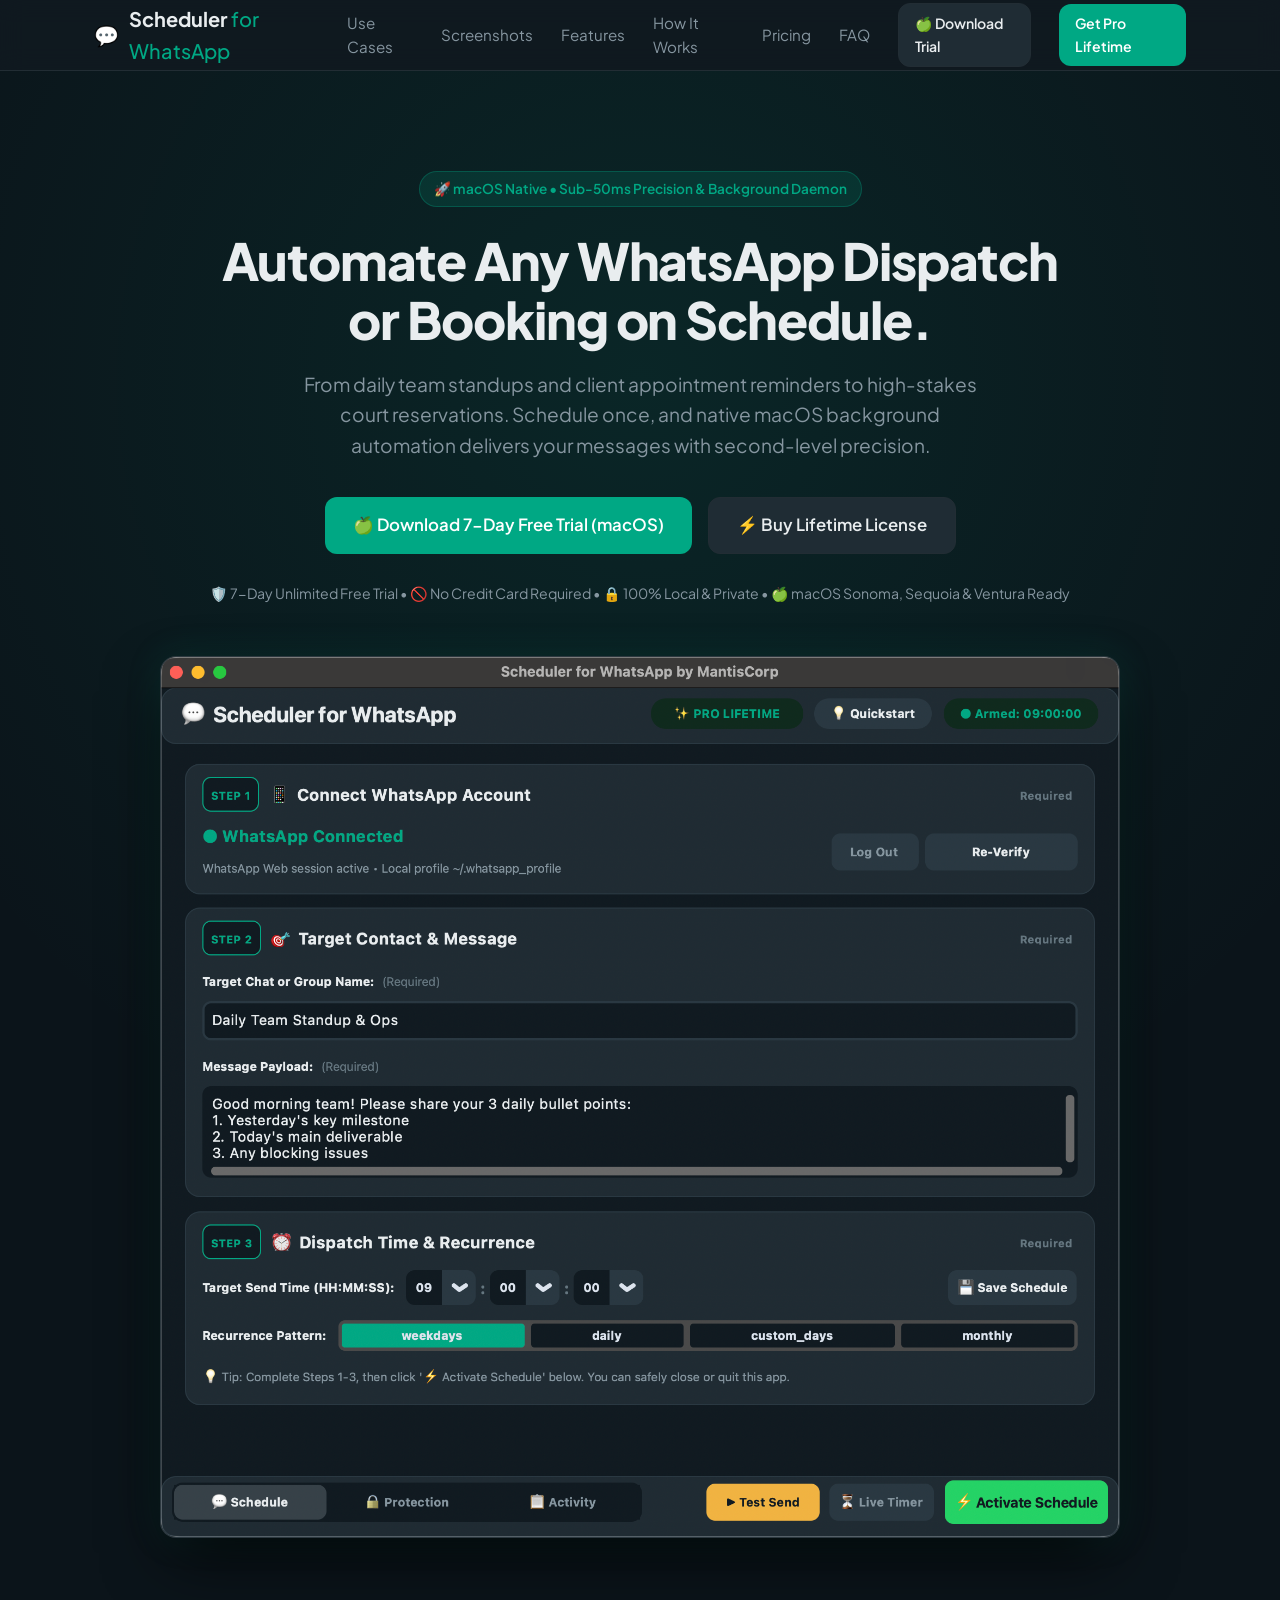
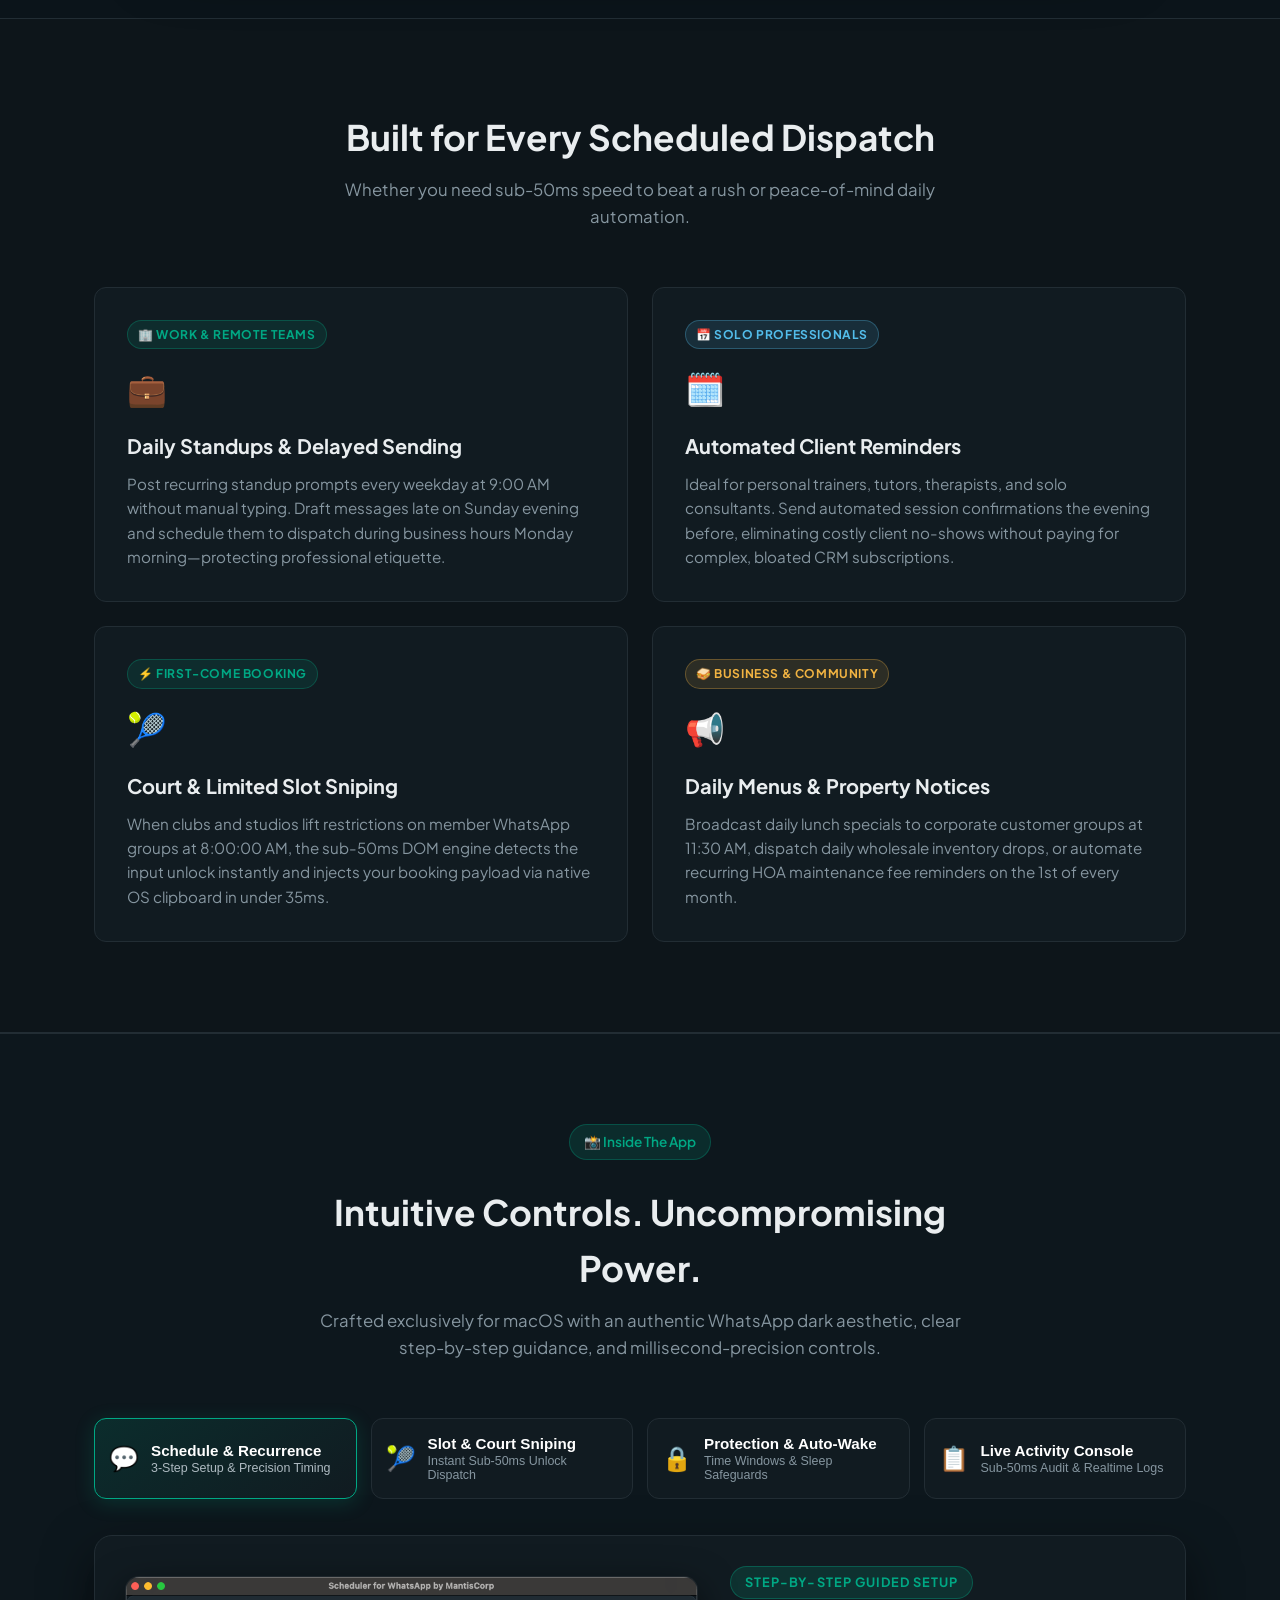
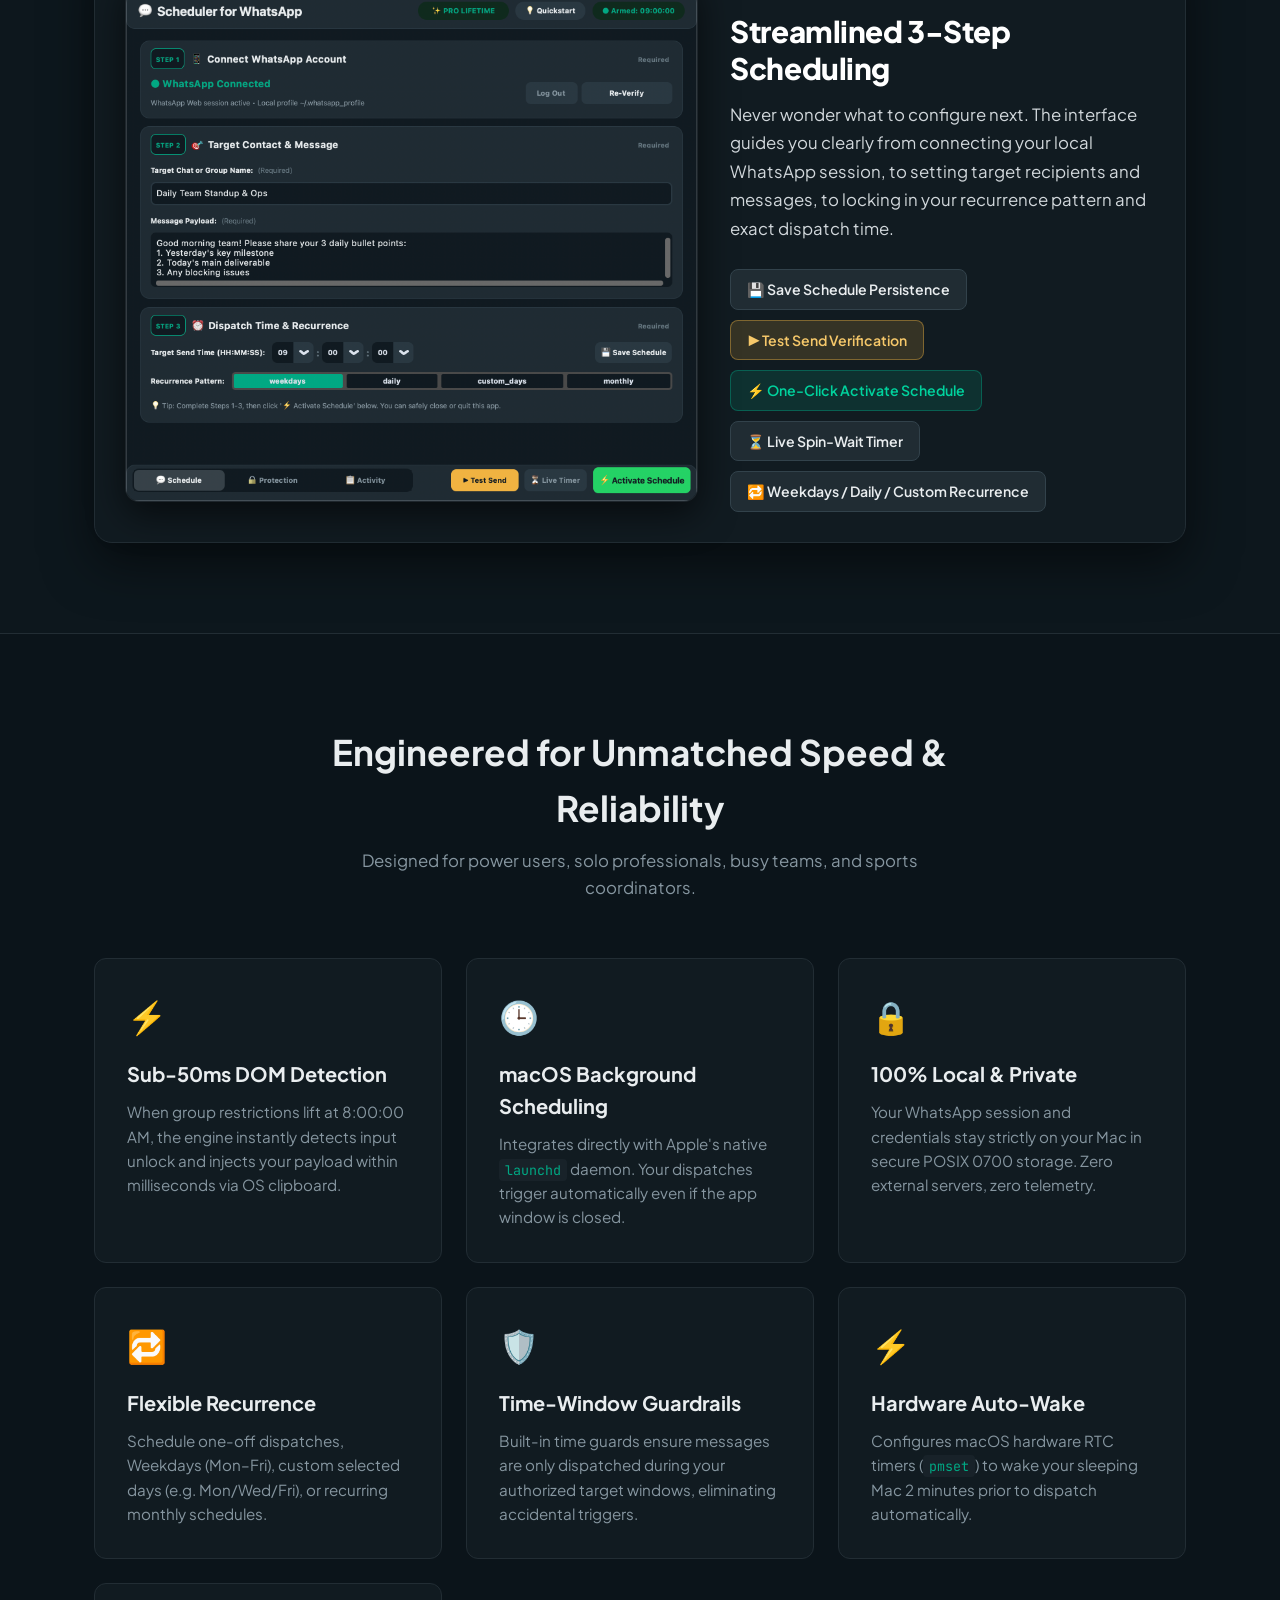
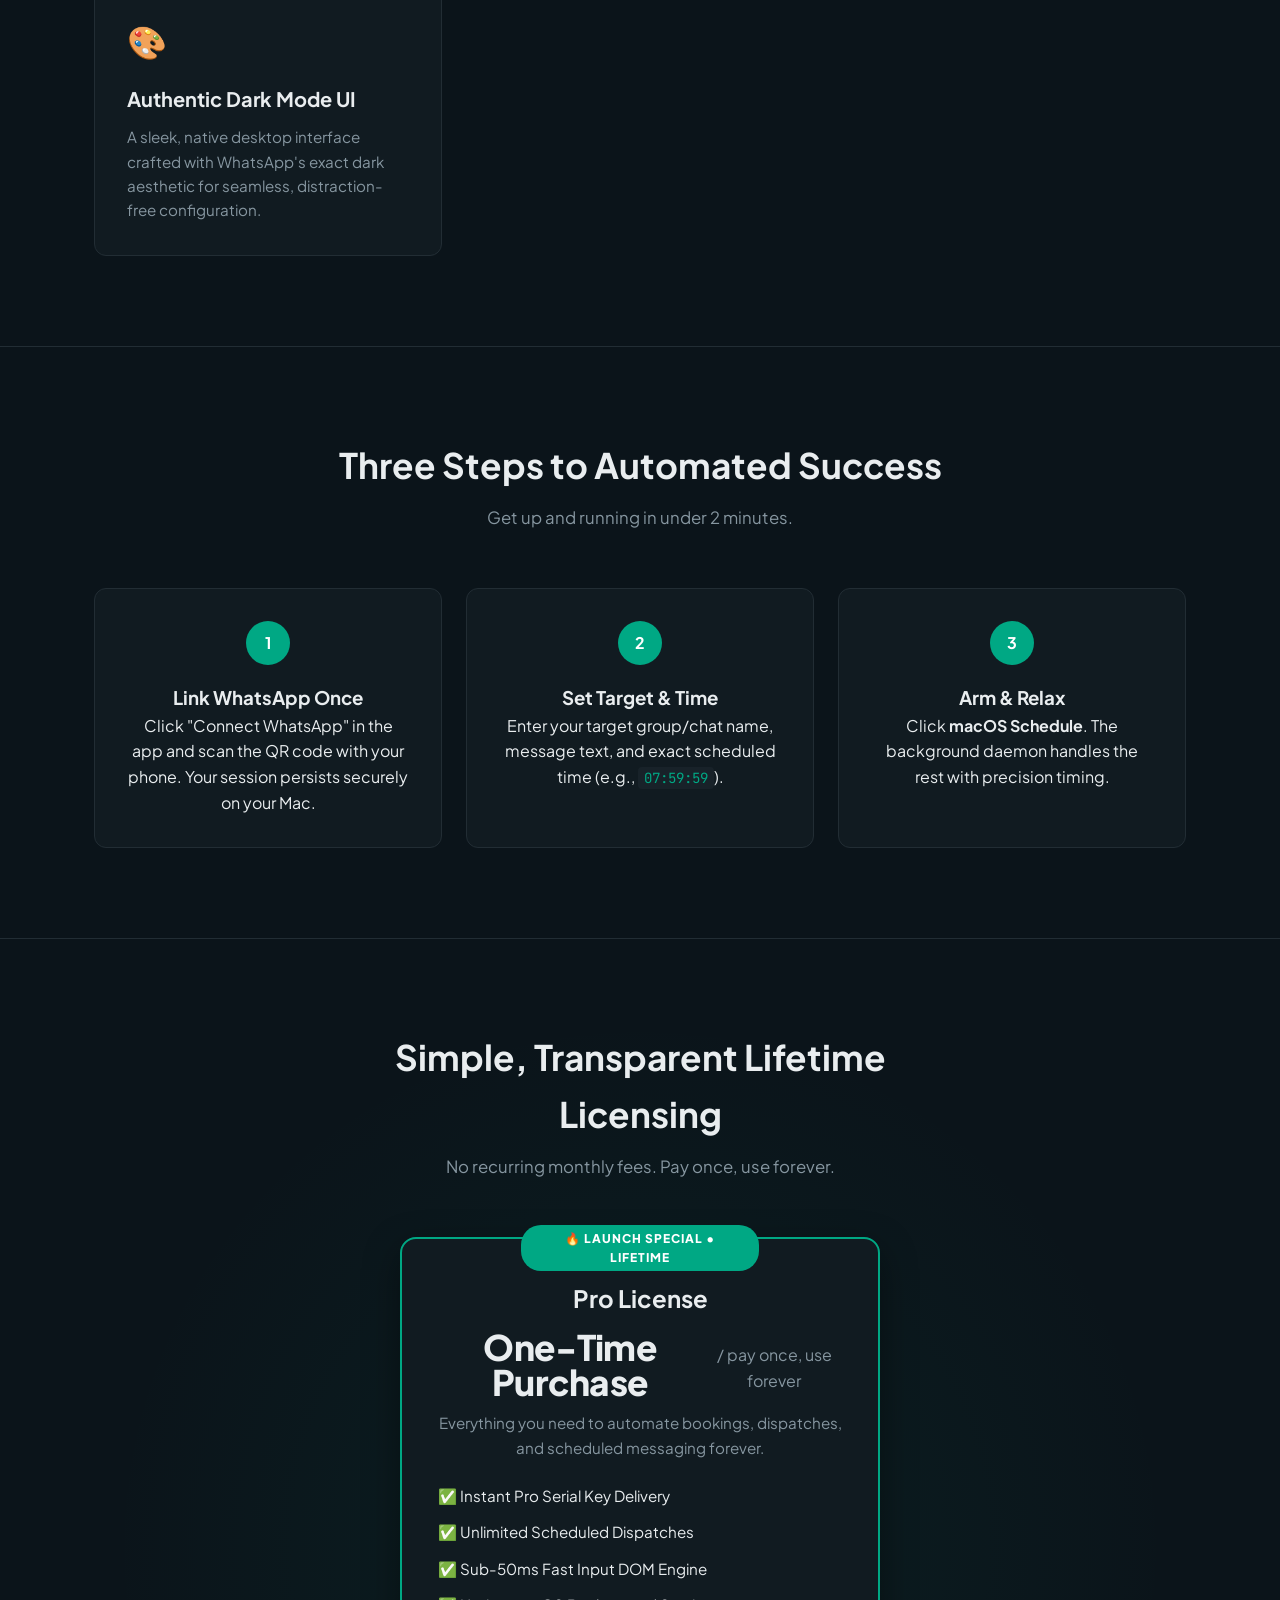
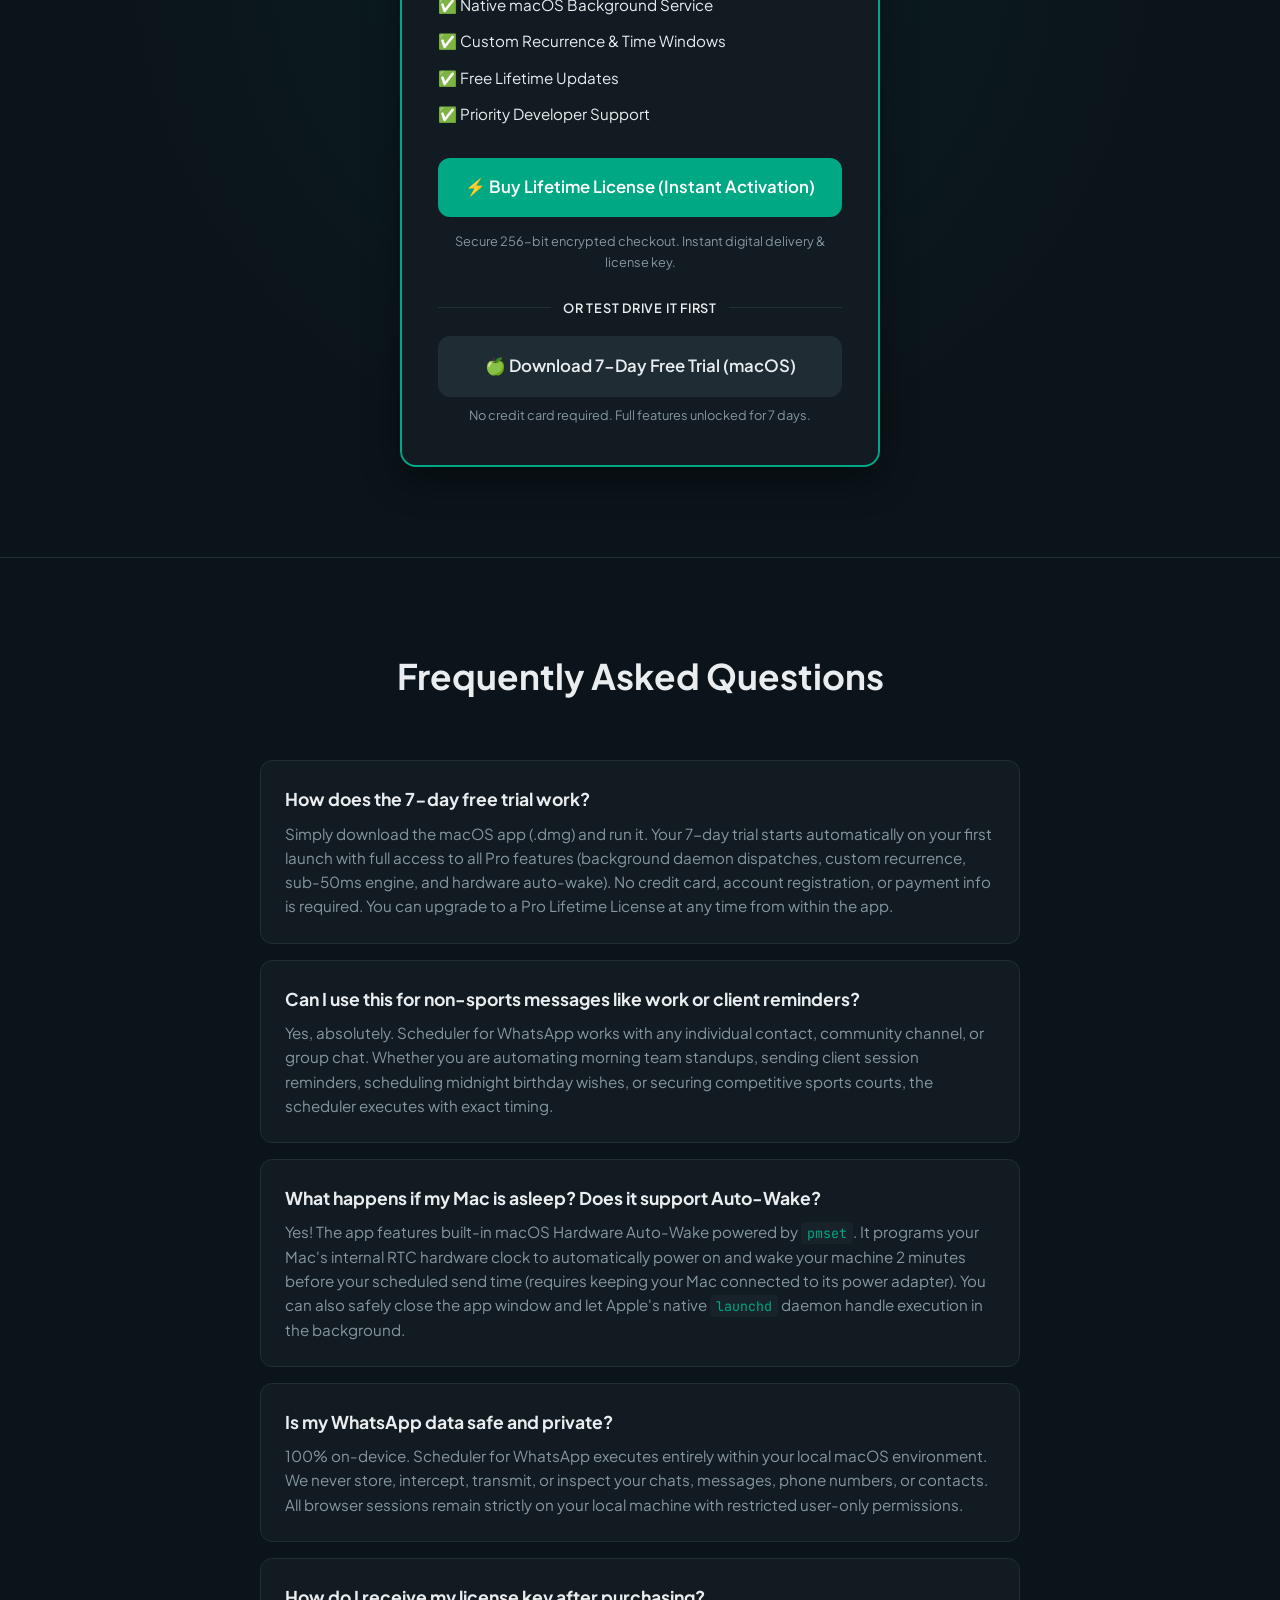
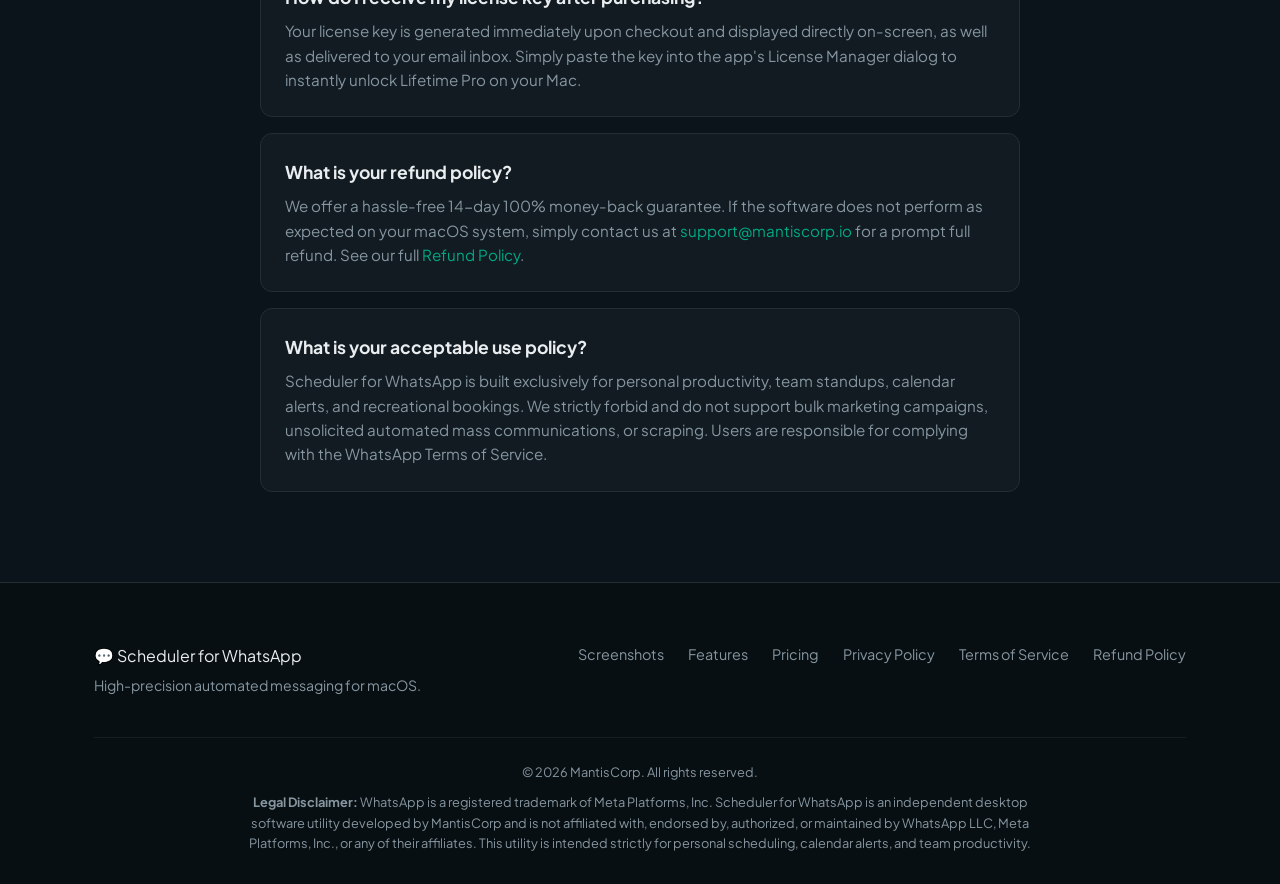
<file: index.html>
<!DOCTYPE html>
<html lang="en">
<head>
    <meta charset="UTF-8">
    <meta name="viewport" content="width=device-width, initial-scale=1.0">
    <title>Scheduler for WhatsApp – Automated High-Speed Dispatch for macOS</title>
    <meta name="description" content="Sub-millisecond automated WhatsApp booking and messaging scheduler for macOS. Native launchd background service and instant unlock dispatch.">
    <link rel="preconnect" href="https://fonts.googleapis.com">
    <link rel="preconnect" href="https://fonts.gstatic.com" crossorigin>
    <link href="https://fonts.googleapis.com/css2?family=Plus+Jakarta+Sans:wght@400;500;600;700;800&family=JetBrains+Mono:wght@500;700&display=swap" rel="stylesheet">
    <link rel="stylesheet" href="style.css">
</head>
<body>

    <!-- Navigation -->
    <nav class="navbar">
        <div class="nav-container">
            <div class="logo">
                <span class="logo-icon">💬</span>
                <span class="logo-text">Scheduler <span>for WhatsApp</span></span>
            </div>
            <div class="nav-links">
                <a href="#use-cases">Use Cases</a>
                <a href="#screenshots">Screenshots</a>
                <a href="#features">Features</a>
                <a href="#how-it-works">How It Works</a>
                <a href="#pricing">Pricing</a>
                <a href="#faq">FAQ</a>
                <a href="https://github.com/rockdrigoma/rockdrigoma.github.io/releases/latest/download/Scheduler-for-WhatsApp.dmg" class="btn btn-secondary btn-sm">🍏 Download Trial</a>
                <a href="#pricing" class="btn btn-primary btn-sm">Get Pro Lifetime</a>
            </div>
        </div>
    </nav>

    <!-- Hero Section -->
    <header class="hero">
        <div class="hero-container">
            <div class="badge">🚀 macOS Native • Sub-50ms Precision & Background Daemon</div>
            <h1 class="hero-title">
                Automate Any WhatsApp Dispatch or Booking on Schedule.
            </h1>
            <p class="hero-subtitle">
                From daily team standups and client appointment reminders to high-stakes court reservations. Schedule once, and native macOS background automation delivers your messages with second-level precision.
            </p>
            <div class="hero-cta">
                <a href="https://github.com/rockdrigoma/rockdrigoma.github.io/releases/latest/download/Scheduler-for-WhatsApp.dmg" class="btn btn-primary btn-lg">
                    <span>🍏 Download 7-Day Free Trial (macOS)</span>
                </a>
                <a href="#pricing" class="btn btn-secondary btn-lg">
                    <span>⚡ Buy Lifetime License</span>
                </a>
            </div>
            <div class="hero-guarantee">
                <span>🛡️ 7-Day Unlimited Free Trial</span> • 
                <span>🚫 No Credit Card Required</span> • 
                <span>🔒 100% Local & Private</span> • 
                <span>🍏 macOS Sonoma, Sequoia & Ventura Ready</span>
            </div>
            <div class="hero-preview">
                <div class="mac-window">
                    <div class="mac-window-body">
                        <img src="images/app_schedule_standup.png" alt="Scheduler for WhatsApp Desktop App Interface" class="window-screenshot" id="heroScreenshot">
                    </div>
                </div>
            </div>
        </div>
    </header>

    <!-- Popular Use Cases Section -->
    <section id="use-cases" class="use-cases-section">
        <div class="section-container">
            <div class="section-header">
                <h2>Built for Every Scheduled Dispatch</h2>
                <p>Whether you need sub-50ms speed to beat a rush or peace-of-mind daily automation.</p>
            </div>

            <div class="grid-2">
                <!-- Use Case 1 -->
                <div class="card">
                    <span class="card-tag">🏢 Work & Remote Teams</span>
                    <div class="card-icon">💼</div>
                    <h3>Daily Standups & Delayed Sending</h3>
                    <p>Post recurring standup prompts every weekday at 9:00 AM without manual typing. Draft messages late on Sunday evening and schedule them to dispatch during business hours Monday morning—protecting professional etiquette.</p>
                </div>

                <!-- Use Case 2 -->
                <div class="card">
                    <span class="card-tag cyan">📅 Solo Professionals</span>
                    <div class="card-icon">🗓️</div>
                    <h3>Automated Client Reminders</h3>
                    <p>Ideal for personal trainers, tutors, therapists, and solo consultants. Send automated session confirmations the evening before, eliminating costly client no-shows without paying for complex, bloated CRM subscriptions.</p>
                </div>

                <!-- Use Case 3 -->
                <div class="card">
                    <span class="card-tag">⚡ First-Come Booking</span>
                    <div class="card-icon">🎾</div>
                    <h3>Court & Limited Slot Sniping</h3>
                    <p>When clubs and studios lift restrictions on member WhatsApp groups at 8:00:00 AM, the sub-50ms DOM engine detects the input unlock instantly and injects your booking payload via native OS clipboard in under 35ms.</p>
                </div>

                <!-- Use Case 4 -->
                <div class="card">
                    <span class="card-tag amber">🥪 Business & Community</span>
                    <div class="card-icon">📢</div>
                    <h3>Daily Menus & Property Notices</h3>
                    <p>Broadcast daily lunch specials to corporate customer groups at 11:30 AM, dispatch daily wholesale inventory drops, or automate recurring HOA maintenance fee reminders on the 1st of every month.</p>
                </div>
            </div>
        </div>
    </section>

    <!-- App Screenshots & Interface Showcase Section -->
    <section id="screenshots" class="screenshots-section">
        <div class="section-container">
            <div class="section-header">
                <div class="badge">📸 Inside The App</div>
                <h2>Intuitive Controls. Uncompromising Power.</h2>
                <p>Crafted exclusively for macOS with an authentic WhatsApp dark aesthetic, clear step-by-step guidance, and millisecond-precision controls.</p>
            </div>

            <!-- Screenshot Tabs Navigation -->
            <div class="screen-tabs">
                <button class="screen-tab-btn active" onclick="switchScreenshot('schedule', this)">
                    <span class="tab-icon">💬</span>
                    <span class="tab-label">
                        <strong>Schedule & Recurrence</strong>
                        <small>3-Step Setup & Precision Timing</small>
                    </span>
                </button>
                <button class="screen-tab-btn" onclick="switchScreenshot('court', this)">
                    <span class="tab-icon">🎾</span>
                    <span class="tab-label">
                        <strong>Slot & Court Sniping</strong>
                        <small>Instant Sub-50ms Unlock Dispatch</small>
                    </span>
                </button>
                <button class="screen-tab-btn" onclick="switchScreenshot('protection', this)">
                    <span class="tab-icon">🔒</span>
                    <span class="tab-label">
                        <strong>Protection & Auto-Wake</strong>
                        <small>Time Windows & Sleep Safeguards</small>
                    </span>
                </button>
                <button class="screen-tab-btn" onclick="switchScreenshot('activity', this)">
                    <span class="tab-icon">📋</span>
                    <span class="tab-label">
                        <strong>Live Activity Console</strong>
                        <small>Sub-50ms Audit & Realtime Logs</small>
                    </span>
                </button>
            </div>

            <!-- Screenshot Viewport Display -->
            <div class="screen-display-card">
                <div class="screen-image-wrapper">
                    <img id="activeScreenshot" src="images/app_schedule_standup.png" alt="Scheduler for WhatsApp App Interface" class="gallery-image">
                </div>
                
                <div class="screen-caption-box">
                    <div id="screenInfoSchedule" class="screen-info active">
                        <div class="screen-info-badge">Step-by-Step Guided Setup</div>
                        <h3>Streamlined 3-Step Scheduling</h3>
                        <p>Never wonder what to configure next. The interface guides you clearly from connecting your local WhatsApp session, to setting target recipients and messages, to locking in your recurrence pattern and exact dispatch time.</p>
                        <div class="screen-feature-chips">
                            <span class="chip">💾 Save Schedule Persistence</span>
                            <span class="chip amber">▶ Test Send Verification</span>
                            <span class="chip green">⚡ One-Click Activate Schedule</span>
                            <span class="chip">⏳ Live Spin-Wait Timer</span>
                            <span class="chip">🔁 Weekdays / Daily / Custom Recurrence</span>
                        </div>
                    </div>

                    <div id="screenInfoCourt" class="screen-info">
                        <div class="screen-info-badge">First-Come Booking Sniping</div>
                        <h3>Sub-50ms Lockout Bypassing</h3>
                        <p>Pre-arm court reservations and studio bookings hours in advance. When the admin unlocks the group at the exact split-second, Scheduler for WhatsApp detects the enabled input and injects your booking payload in under 38 milliseconds via native OS clipboard.</p>
                        <div class="screen-feature-chips">
                            <span class="chip green">⚡ Instant DOM Unlock Detection</span>
                            <span class="chip">🎾 Padel, Tennis, Golf & Gym Slots</span>
                            <span class="chip">⏱️ Precision Millisecond Dispatches</span>
                            <span class="chip">🍎 Apple Silicon & Intel Native</span>
                        </div>
                    </div>

                    <div id="screenInfoProtection" class="screen-info">
                        <div class="screen-info-badge">Safeguards & Power Management</div>
                        <h3>Hardware Auto-Wake & Sleep Protection</h3>
                        <p>Worry-free automation even when away from your desk. Built-in time window guardrails and automatic missed-schedule aborts ensure no stale messages fire on wake, while hardware RTC auto-wake safely wakes your Mac 2 minutes ahead of time.</p>
                        <div class="screen-feature-chips">
                            <span class="chip green">⚡ macOS pmset RTC Auto-Wake</span>
                            <span class="chip">🛡️ Missed-Schedule Auto-Abort</span>
                            <span class="chip">⏰ Target Time-Window Restrictions</span>
                            <span class="chip">🔒 100% Local POSIX 0700 Storage</span>
                        </div>
                    </div>

                    <div id="screenInfoActivity" class="screen-info">
                        <div class="screen-info-badge">Real-Time Execution Logs</div>
                        <h3>Sub-Millisecond Audit Trail</h3>
                        <p>Watch execution in real-time or review past dispatches. The Activity Console logs every stage of dispatch with microsecond timestamps: Chrome connection, DOM search, clipboard injection, and server receipt acknowledgment.</p>
                        <div class="screen-feature-chips">
                            <span class="chip">🕒 Microsecond Audit Timestamps</span>
                            <span class="chip green">⚡ 37.8ms Measured End-to-End Latency</span>
                            <span class="chip">📁 Instant Log Folder Access</span>
                            <span class="chip">🛡️ Headless Execution Support</span>
                        </div>
                    </div>
                </div>
            </div>
        </div>
    </section>

    <!-- Feature Grid -->
    <section id="features" class="features-section">
        <div class="section-container">
            <div class="section-header">
                <h2>Engineered for Unmatched Speed & Reliability</h2>
                <p>Designed for power users, solo professionals, busy teams, and sports coordinators.</p>
            </div>

            <div class="grid-3">
                <div class="card">
                    <div class="card-icon">⚡</div>
                    <h3>Sub-50ms DOM Detection</h3>
                    <p>When group restrictions lift at 8:00:00 AM, the engine instantly detects input unlock and injects your payload within milliseconds via OS clipboard.</p>
                </div>

                <div class="card">
                    <div class="card-icon">🕒</div>
                    <h3>macOS Background Scheduling</h3>
                    <p>Integrates directly with Apple's native <code>launchd</code> daemon. Your dispatches trigger automatically even if the app window is closed.</p>
                </div>

                <div class="card">
                    <div class="card-icon">🔒</div>
                    <h3>100% Local & Private</h3>
                    <p>Your WhatsApp session and credentials stay strictly on your Mac in secure POSIX 0700 storage. Zero external servers, zero telemetry.</p>
                </div>

                <div class="card">
                    <div class="card-icon">🔁</div>
                    <h3>Flexible Recurrence</h3>
                    <p>Schedule one-off dispatches, Weekdays (Mon–Fri), custom selected days (e.g. Mon/Wed/Fri), or recurring monthly schedules.</p>
                </div>

                <div class="card">
                    <div class="card-icon">🛡️</div>
                    <h3>Time-Window Guardrails</h3>
                    <p>Built-in time guards ensure messages are only dispatched during your authorized target windows, eliminating accidental triggers.</p>
                </div>

                <div class="card">
                    <div class="card-icon">⚡</div>
                    <h3>Hardware Auto-Wake</h3>
                    <p>Configures macOS hardware RTC timers (<code>pmset</code>) to wake your sleeping Mac 2 minutes prior to dispatch automatically.</p>
                </div>

                <div class="card">
                    <div class="card-icon">🎨</div>
                    <h3>Authentic Dark Mode UI</h3>
                    <p>A sleek, native desktop interface crafted with WhatsApp's exact dark aesthetic for seamless, distraction-free configuration.</p>
                </div>
            </div>
        </div>
    </section>

    <!-- How It Works -->
    <section id="how-it-works" class="how-section">
        <div class="section-container">
            <div class="section-header">
                <h2>Three Steps to Automated Success</h2>
                <p>Get up and running in under 2 minutes.</p>
            </div>

            <div class="steps-grid">
                <div class="step-card">
                    <div class="step-number">1</div>
                    <h3>Link WhatsApp Once</h3>
                    <p>Click "Connect WhatsApp" in the app and scan the QR code with your phone. Your session persists securely on your Mac.</p>
                </div>
                <div class="step-card">
                    <div class="step-number">2</div>
                    <h3>Set Target & Time</h3>
                    <p>Enter your target group/chat name, message text, and exact scheduled time (e.g., <code>07:59:59</code>).</p>
                </div>
                <div class="step-card">
                    <div class="step-number">3</div>
                    <h3>Arm & Relax</h3>
                    <p>Click <strong>macOS Schedule</strong>. The background daemon handles the rest with precision timing.</p>
                </div>
            </div>
        </div>
    </section>

    <!-- Pricing Section -->
    <section id="pricing" class="pricing-section">
        <div class="section-container">
            <div class="section-header">
                <h2>Simple, Transparent Lifetime Licensing</h2>
                <p>No recurring monthly fees. Pay once, use forever.</p>
            </div>

            <div class="pricing-card">
                <div class="pricing-badge">🔥 LAUNCH SPECIAL • LIFETIME</div>
                <h3 class="pricing-plan">Pro License</h3>
                <div class="price">
                    <span class="amount" style="font-size: 2.2rem; letter-spacing: -0.02em;">One-Time Purchase</span>
                    <span class="period">/ pay once, use forever</span>
                </div>
                <p class="pricing-desc">Everything you need to automate bookings, dispatches, and scheduled messaging forever.</p>

                <ul class="pricing-features">
                    <li>✅ Instant Pro Serial Key Delivery</li>
                    <li>✅ Unlimited Scheduled Dispatches</li>
                    <li>✅ Sub-50ms Fast Input DOM Engine</li>
                    <li>✅ Native macOS Background Service</li>
                    <li>✅ Custom Recurrence & Time Windows</li>
                    <li>✅ Free Lifetime Updates</li>
                    <li>✅ Priority Developer Support</li>
                </ul>

                <!-- CHECKOUT BUTTON -->
                <a id="checkout-btn" href="https://roydisco.gumroad.com/l/scheduler" target="_blank" class="btn btn-primary btn-block">
                    ⚡ Buy Lifetime License (Instant Activation)
                </a>
                <p class="pricing-footer">Secure 256-bit encrypted checkout. Instant digital delivery & license key.</p>

                <div class="trial-divider">
                    <span>or test drive it first</span>
                </div>

                <a href="https://github.com/rockdrigoma/rockdrigoma.github.io/releases/latest/download/Scheduler-for-WhatsApp.dmg" class="btn btn-secondary btn-block">
                    🍏 Download 7-Day Free Trial (macOS)
                </a>
                <p class="pricing-footer" style="margin-top: 8px;">No credit card required. Full features unlocked for 7 days.</p>
            </div>
        </div>
    </section>

    <!-- FAQ -->
    <section id="faq" class="faq-section">
        <div class="section-container">
            <div class="section-header">
                <h2>Frequently Asked Questions</h2>
            </div>

            <div class="faq-list">
                <div class="faq-item">
                    <h4>How does the 7-day free trial work?</h4>
                    <p>Simply download the macOS app (.dmg) and run it. Your 7-day trial starts automatically on your first launch with full access to all Pro features (background daemon dispatches, custom recurrence, sub-50ms engine, and hardware auto-wake). No credit card, account registration, or payment info is required. You can upgrade to a Pro Lifetime License at any time from within the app.</p>
                </div>
                <div class="faq-item">
                    <h4>Can I use this for non-sports messages like work or client reminders?</h4>
                    <p>Yes, absolutely. Scheduler for WhatsApp works with any individual contact, community channel, or group chat. Whether you are automating morning team standups, sending client session reminders, scheduling midnight birthday wishes, or securing competitive sports courts, the scheduler executes with exact timing.</p>
                </div>
                <div class="faq-item">
                    <h4>What happens if my Mac is asleep? Does it support Auto-Wake?</h4>
                    <p>Yes! The app features built-in macOS Hardware Auto-Wake powered by <code>pmset</code>. It programs your Mac's internal RTC hardware clock to automatically power on and wake your machine 2 minutes before your scheduled send time (requires keeping your Mac connected to its power adapter). You can also safely close the app window and let Apple's native <code>launchd</code> daemon handle execution in the background.</p>
                </div>
                <div class="faq-item">
                    <h4>Is my WhatsApp data safe and private?</h4>
                    <p>100% on-device. Scheduler for WhatsApp executes entirely within your local macOS environment. We never store, intercept, transmit, or inspect your chats, messages, phone numbers, or contacts. All browser sessions remain strictly on your local machine with restricted user-only permissions.</p>
                </div>
                <div class="faq-item">
                    <h4>How do I receive my license key after purchasing?</h4>
                    <p>Your license key is generated immediately upon checkout and displayed directly on-screen, as well as delivered to your email inbox. Simply paste the key into the app's License Manager dialog to instantly unlock Lifetime Pro on your Mac.</p>
                </div>
                <div class="faq-item">
                    <h4>What is your refund policy?</h4>
                    <p>We offer a hassle-free 14-day 100% money-back guarantee. If the software does not perform as expected on your macOS system, simply contact us at <a href="mailto:support@mantiscorp.io" style="color: var(--primary);">support@mantiscorp.io</a> for a prompt full refund. See our full <a href="refunds.html" style="color: var(--primary);">Refund Policy</a>.</p>
                </div>
                <div class="faq-item">
                    <h4>What is your acceptable use policy?</h4>
                    <p>Scheduler for WhatsApp is built exclusively for personal productivity, team standups, calendar alerts, and recreational bookings. We strictly forbid and do not support bulk marketing campaigns, unsolicited automated mass communications, or scraping. Users are responsible for complying with the WhatsApp Terms of Service.</p>
                </div>
            </div>
        </div>
    </section>

    <!-- Footer -->
    <footer class="footer">
        <div class="footer-container">
            <div class="footer-top">
                <div class="footer-brand">
                    <span class="logo-icon">💬</span>
                    <span class="logo-text">Scheduler for WhatsApp</span>
                    <p>High-precision automated messaging for macOS.</p>
                </div>
                <div class="footer-links">
                    <a href="#screenshots">Screenshots</a>
                    <a href="#features">Features</a>
                    <a href="#pricing">Pricing</a>
                    <a href="privacy.html">Privacy Policy</a>
                    <a href="terms.html">Terms of Service</a>
                    <a href="refunds.html">Refund Policy</a>
                </div>
            </div>
            <div class="footer-bottom">
                <p>© 2026 MantisCorp. All rights reserved.</p>
                <p style="font-size: 0.8rem; color: var(--text-muted); line-height: 1.6; margin-top: 10px; max-width: 820px; margin-left: auto; margin-right: auto;">
                    <strong>Legal Disclaimer:</strong> WhatsApp is a registered trademark of Meta Platforms, Inc. Scheduler for WhatsApp is an independent desktop software utility developed by MantisCorp and is not affiliated with, endorsed by, authorized, or maintained by WhatsApp LLC, Meta Platforms, Inc., or any of their affiliates. This utility is intended strictly for personal scheduling, calendar alerts, and team productivity.
                </p>
            </div>
        </div>
    </footer>

</body>
</html>
</file>
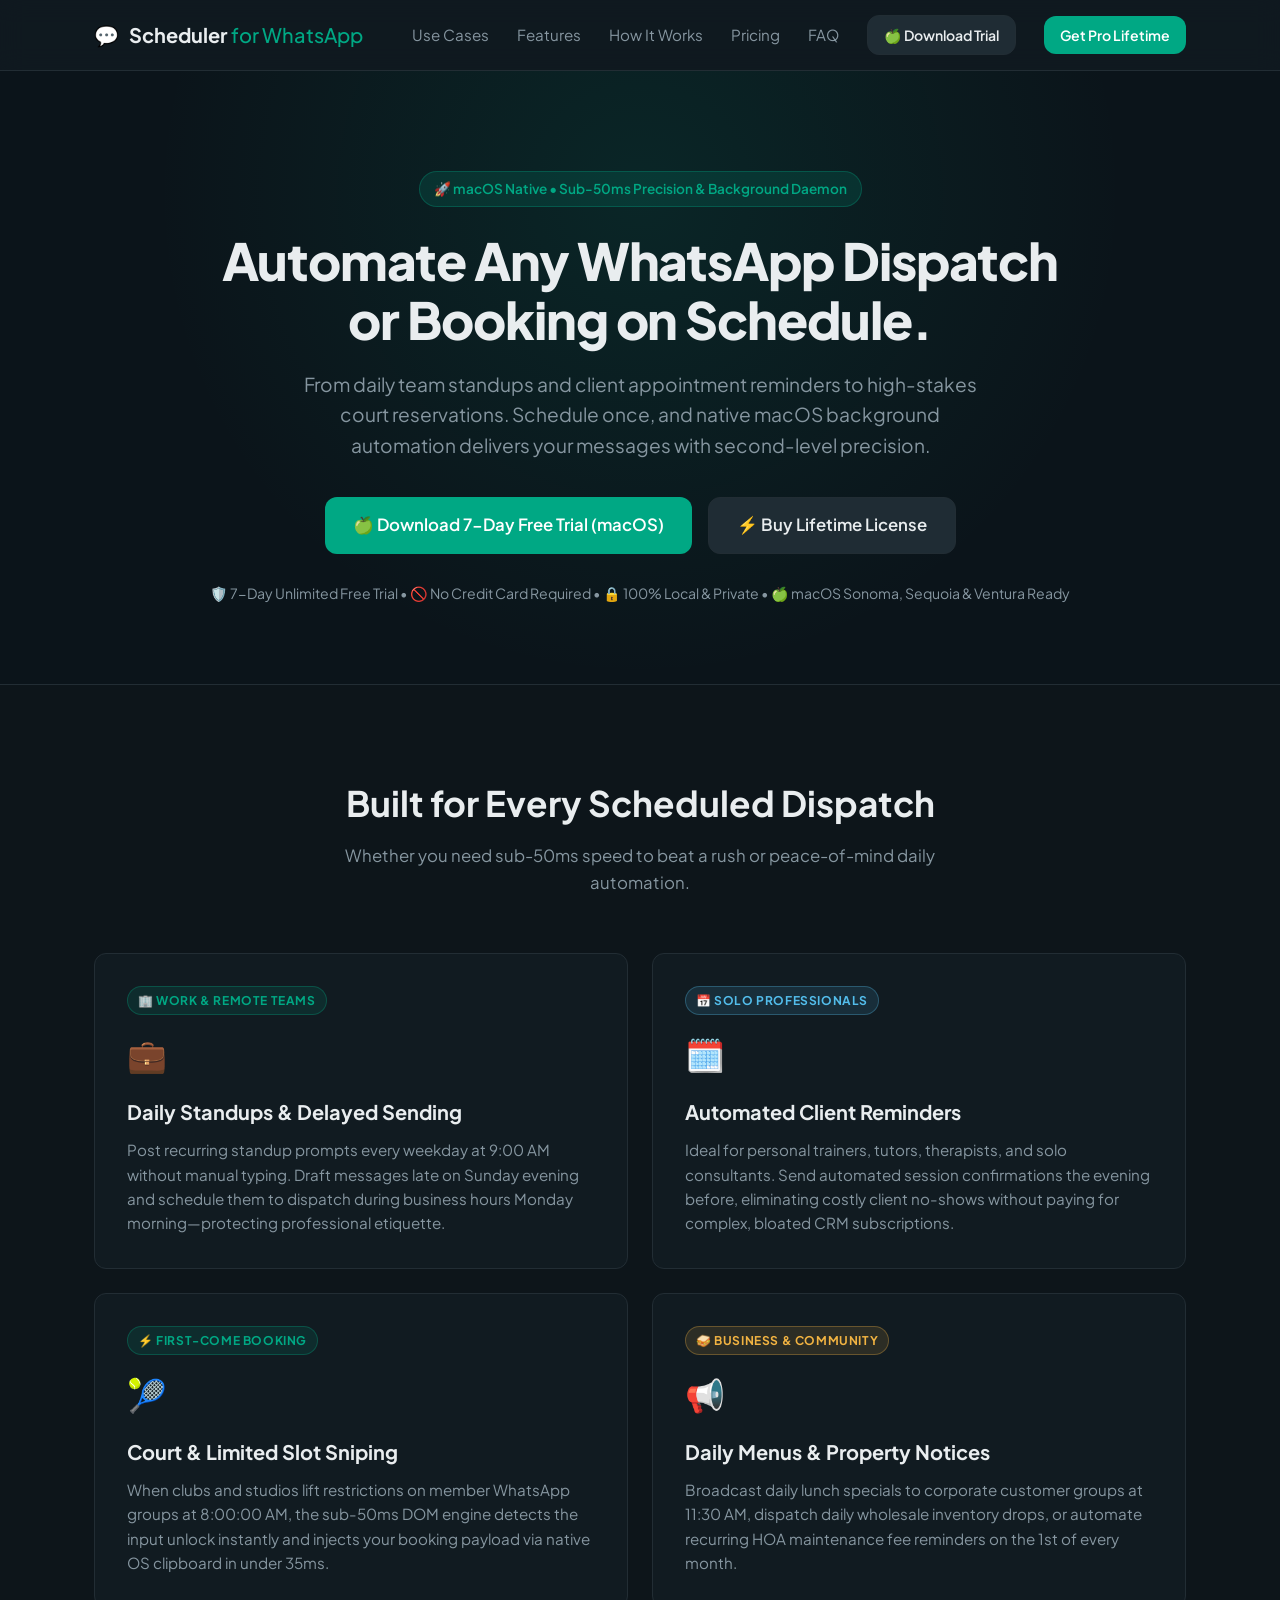
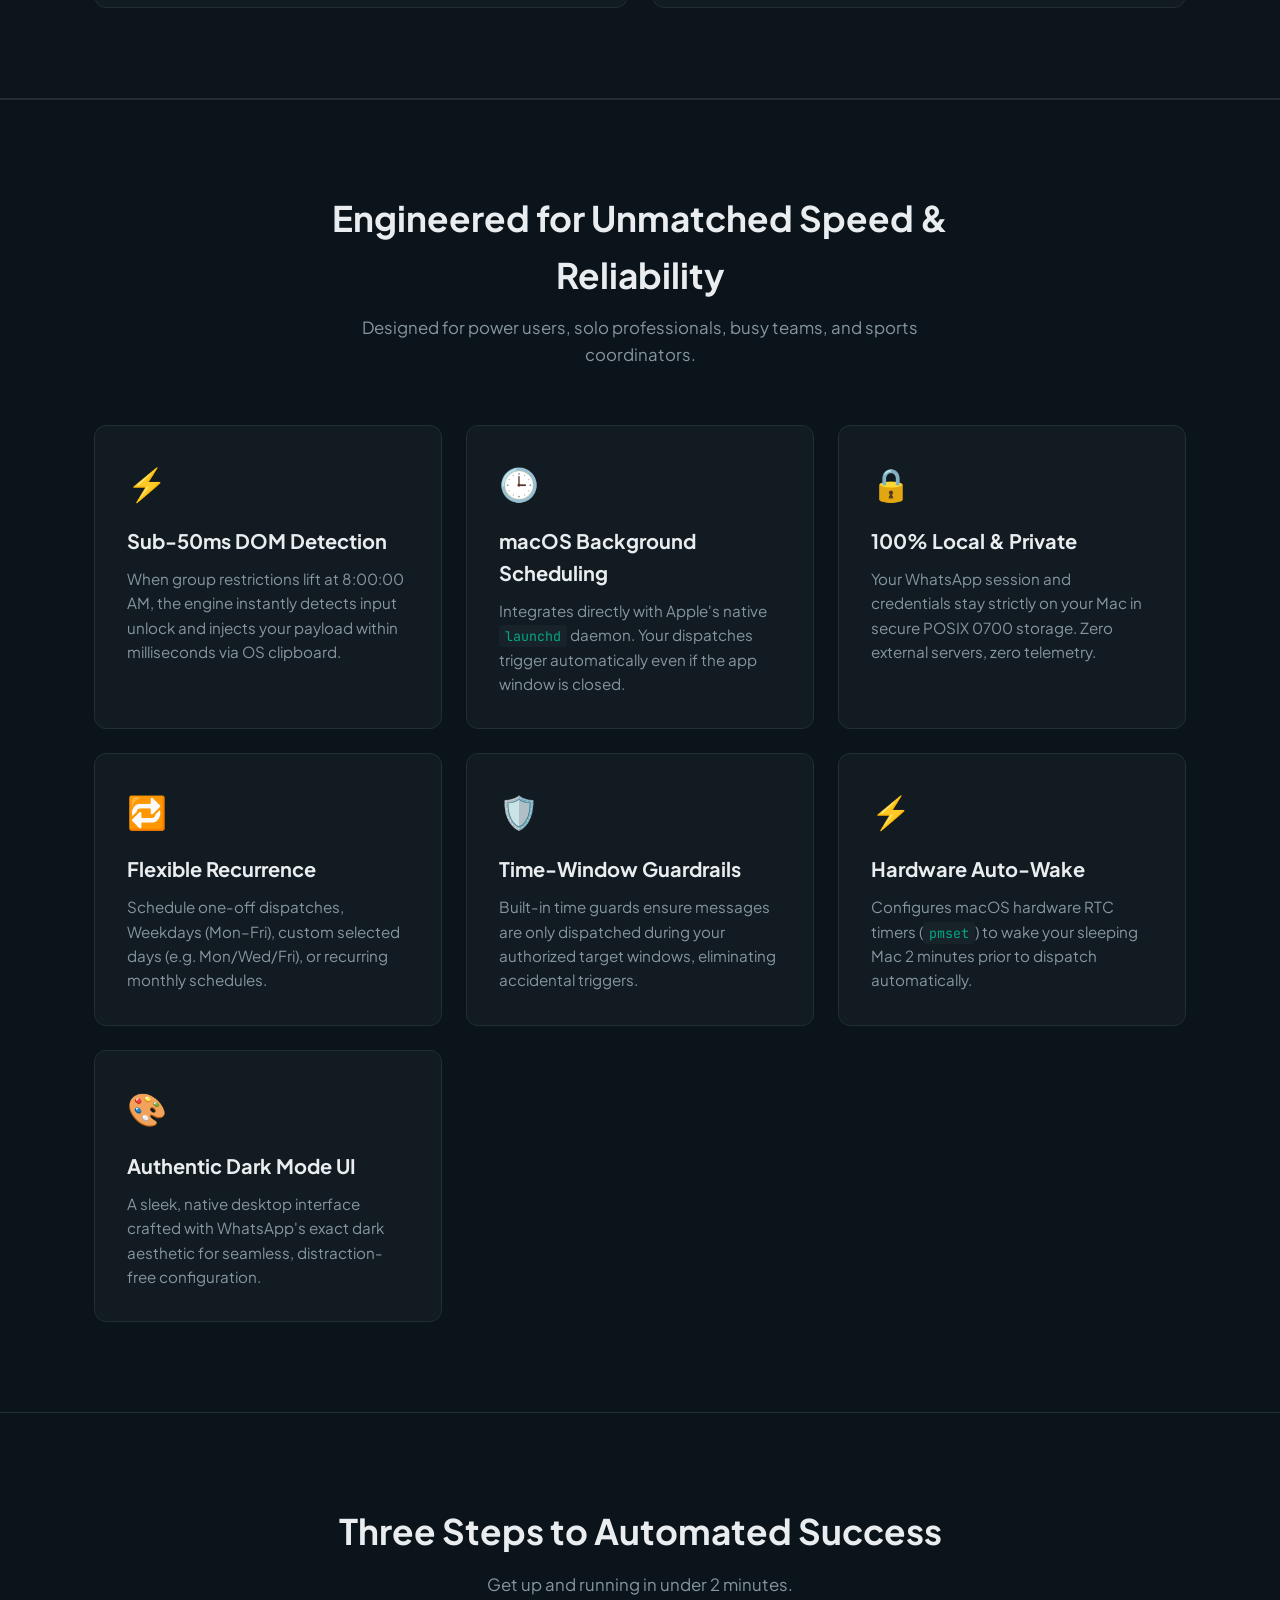
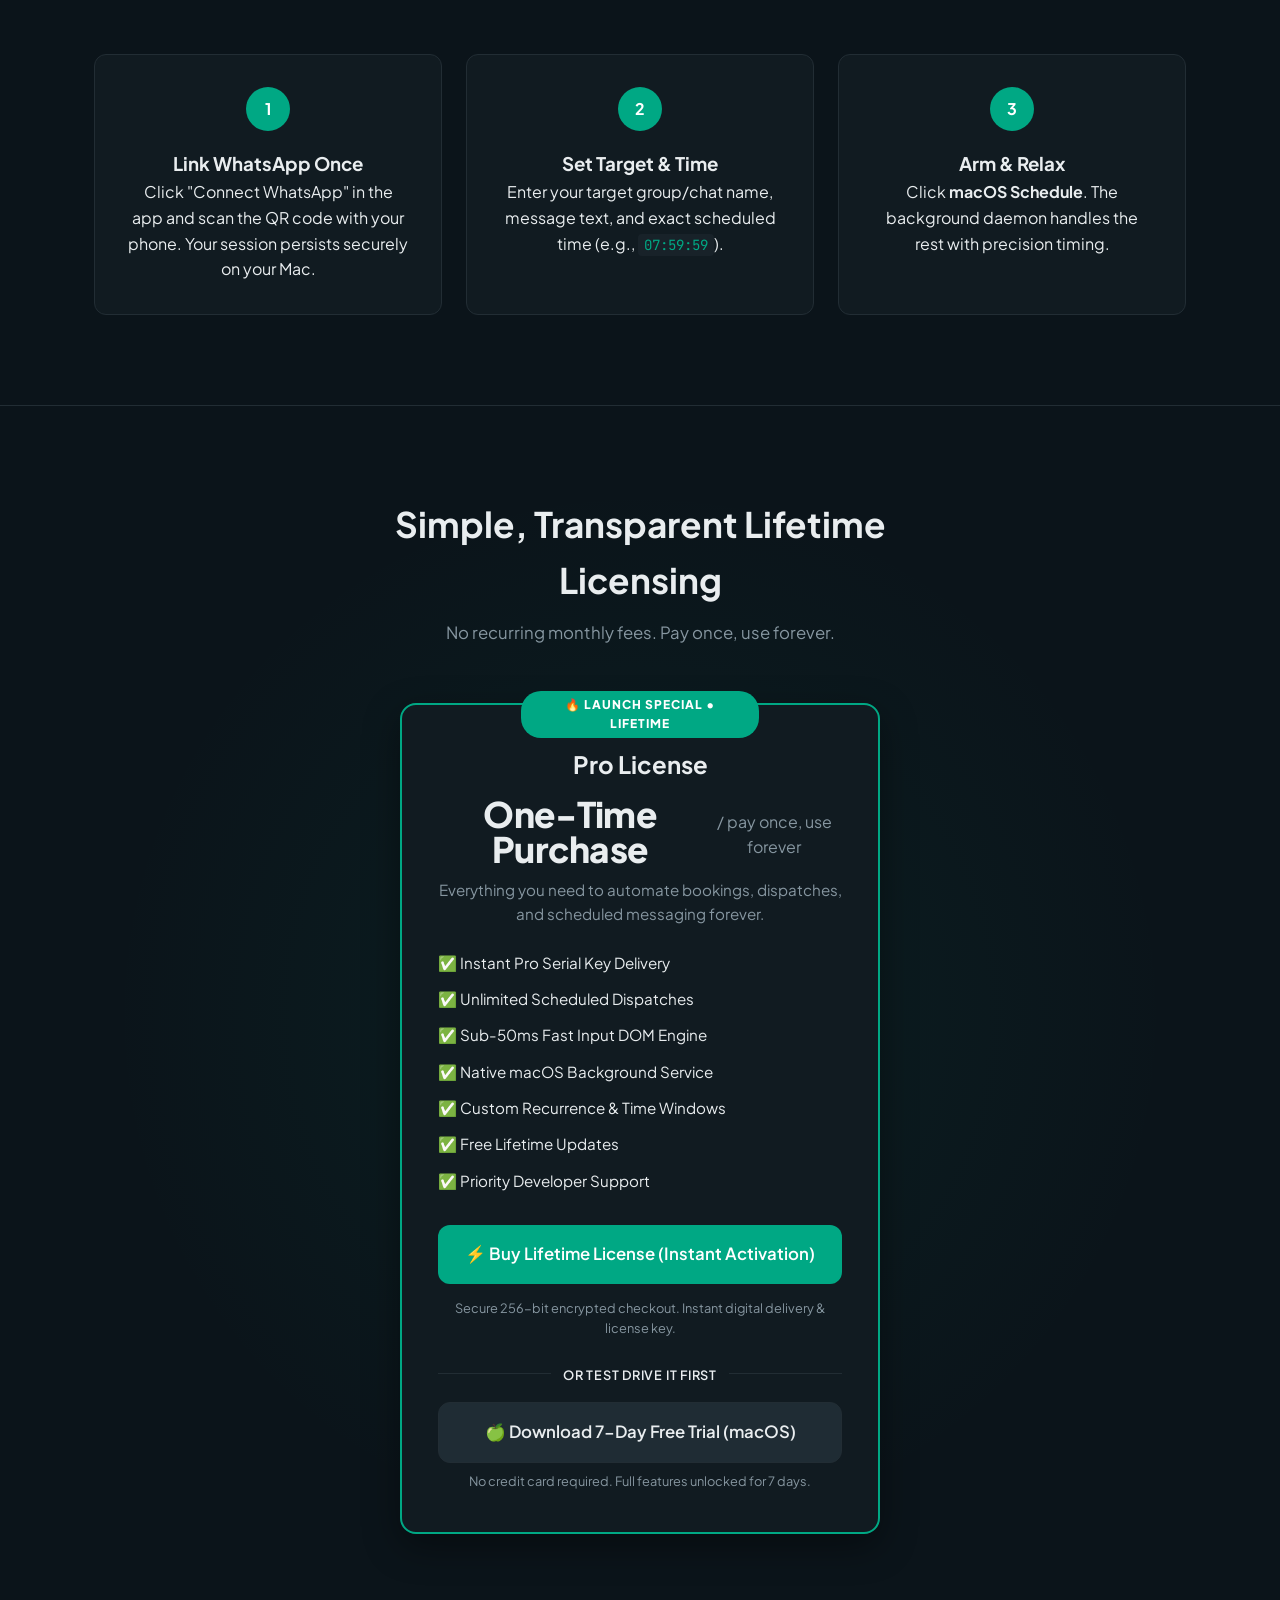
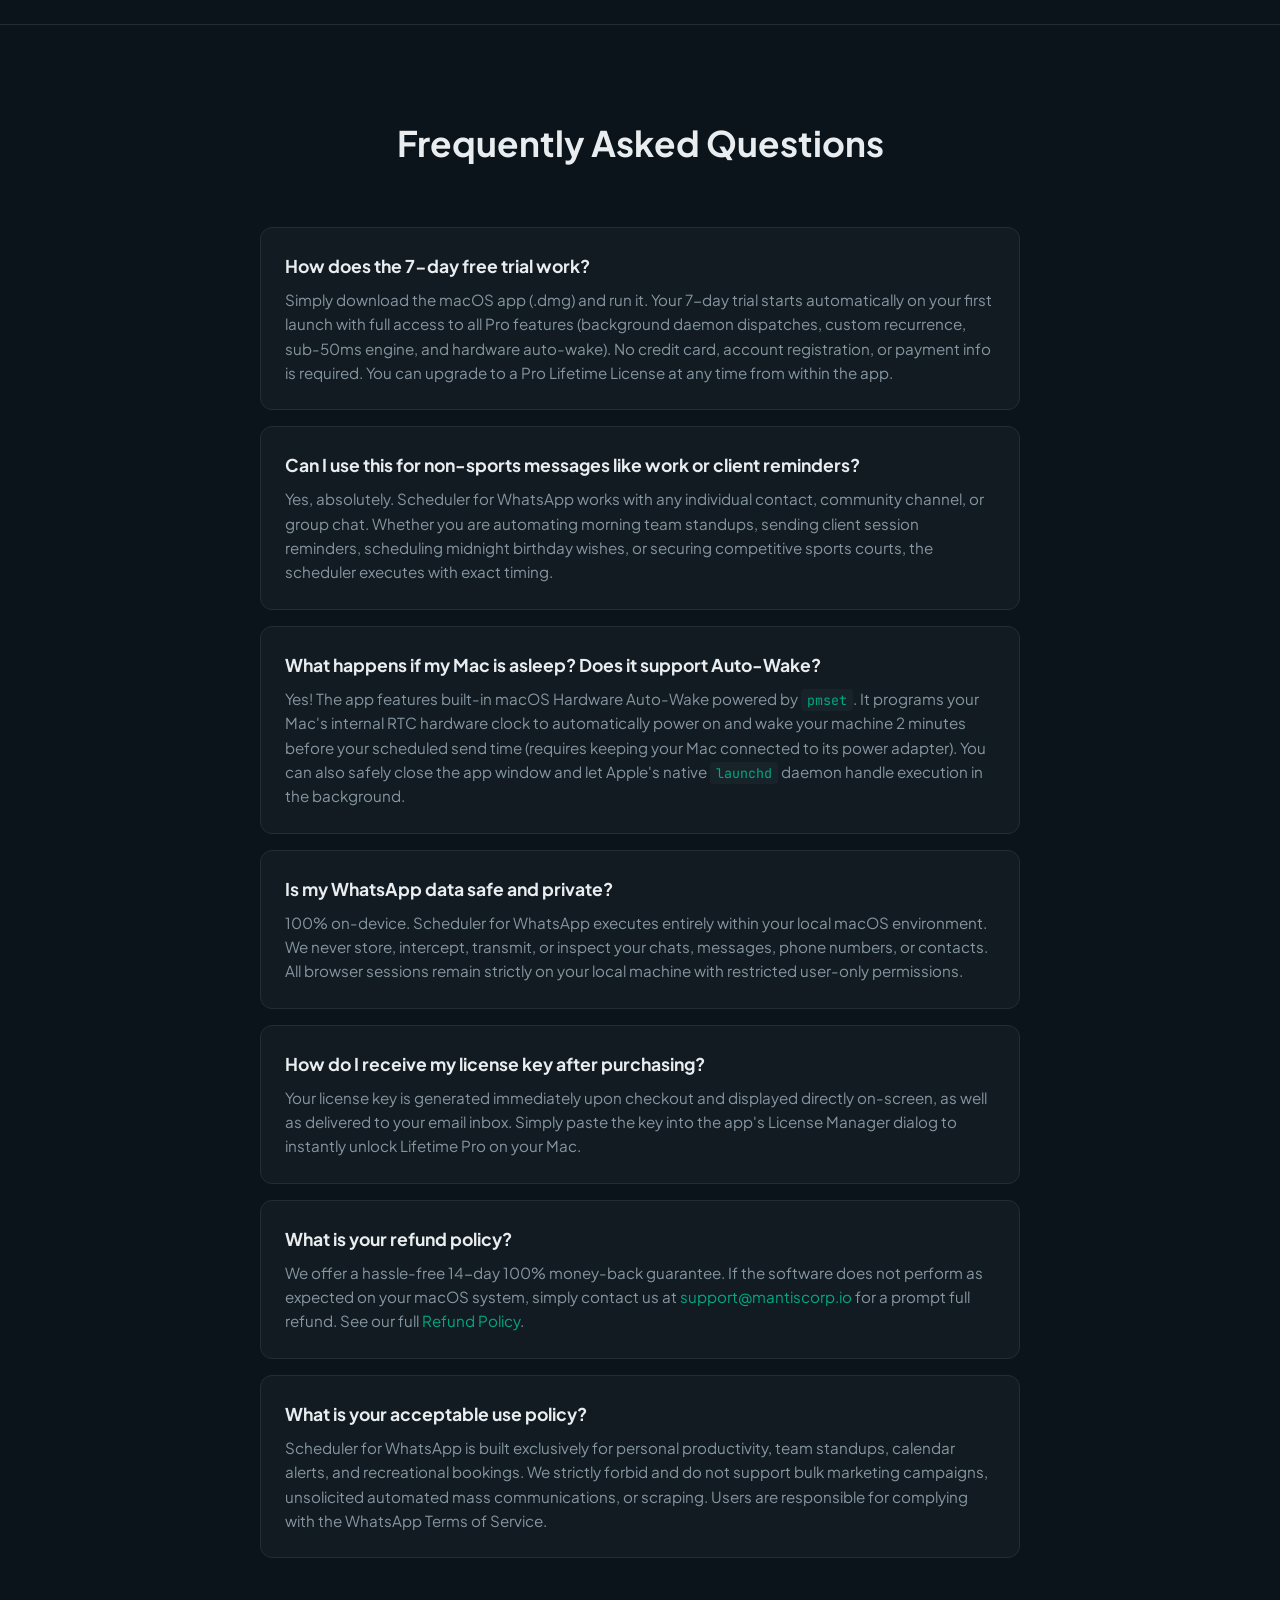
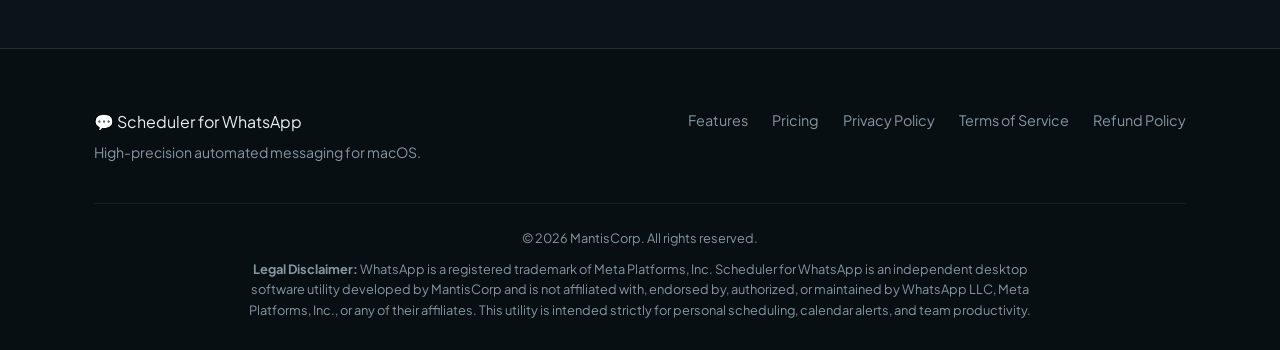
<file: docs/index.html>
<!DOCTYPE html>
<html lang="en">
<head>
    <meta charset="UTF-8">
    <meta name="viewport" content="width=device-width, initial-scale=1.0">
    <title>Scheduler for WhatsApp – Automated High-Speed Dispatch for macOS</title>
    <meta name="description" content="Sub-millisecond automated WhatsApp booking and messaging scheduler for macOS. Native launchd background service and instant unlock dispatch.">
    <link rel="preconnect" href="https://fonts.googleapis.com">
    <link rel="preconnect" href="https://fonts.gstatic.com" crossorigin>
    <link href="https://fonts.googleapis.com/css2?family=Plus+Jakarta+Sans:wght@400;500;600;700;800&family=JetBrains+Mono:wght@500;700&display=swap" rel="stylesheet">
    <link rel="stylesheet" href="style.css">
</head>
<body>

    <!-- Navigation -->
    <nav class="navbar">
        <div class="nav-container">
            <div class="logo">
                <span class="logo-icon">💬</span>
                <span class="logo-text">Scheduler <span>for WhatsApp</span></span>
            </div>
            <div class="nav-links">
                <a href="#use-cases">Use Cases</a>
                <a href="#features">Features</a>
                <a href="#how-it-works">How It Works</a>
                <a href="#pricing">Pricing</a>
                <a href="#faq">FAQ</a>
                <a href="https://github.com/rockdrigoma/rockdrigoma.github.io/releases/latest/download/Scheduler-for-WhatsApp.dmg" class="btn btn-secondary btn-sm">🍏 Download Trial</a>
                <a href="#pricing" class="btn btn-primary btn-sm">Get Pro Lifetime</a>
            </div>
        </div>
    </nav>

    <!-- Hero Section -->
    <header class="hero">
        <div class="hero-container">
            <div class="badge">🚀 macOS Native • Sub-50ms Precision & Background Daemon</div>
            <h1 class="hero-title">
                Automate Any WhatsApp Dispatch or Booking on Schedule.
            </h1>
            <p class="hero-subtitle">
                From daily team standups and client appointment reminders to high-stakes court reservations. Schedule once, and native macOS background automation delivers your messages with second-level precision.
            </p>
            <div class="hero-cta">
                <a href="https://github.com/rockdrigoma/rockdrigoma.github.io/releases/latest/download/Scheduler-for-WhatsApp.dmg" class="btn btn-primary btn-lg">
                    <span>🍏 Download 7-Day Free Trial (macOS)</span>
                </a>
                <a href="#pricing" class="btn btn-secondary btn-lg">
                    <span>⚡ Buy Lifetime License</span>
                </a>
            </div>
            <div class="hero-guarantee">
                <span>🛡️ 7-Day Unlimited Free Trial</span> • 
                <span>🚫 No Credit Card Required</span> • 
                <span>🔒 100% Local & Private</span> • 
                <span>🍏 macOS Sonoma, Sequoia & Ventura Ready</span>
            </div>
        </div>
    </header>

    <!-- Popular Use Cases Section -->
    <section id="use-cases" class="use-cases-section">
        <div class="section-container">
            <div class="section-header">
                <h2>Built for Every Scheduled Dispatch</h2>
                <p>Whether you need sub-50ms speed to beat a rush or peace-of-mind daily automation.</p>
            </div>

            <div class="grid-2">
                <!-- Use Case 1 -->
                <div class="card">
                    <span class="card-tag">🏢 Work & Remote Teams</span>
                    <div class="card-icon">💼</div>
                    <h3>Daily Standups & Delayed Sending</h3>
                    <p>Post recurring standup prompts every weekday at 9:00 AM without manual typing. Draft messages late on Sunday evening and schedule them to dispatch during business hours Monday morning—protecting professional etiquette.</p>
                </div>

                <!-- Use Case 2 -->
                <div class="card">
                    <span class="card-tag cyan">📅 Solo Professionals</span>
                    <div class="card-icon">🗓️</div>
                    <h3>Automated Client Reminders</h3>
                    <p>Ideal for personal trainers, tutors, therapists, and solo consultants. Send automated session confirmations the evening before, eliminating costly client no-shows without paying for complex, bloated CRM subscriptions.</p>
                </div>

                <!-- Use Case 3 -->
                <div class="card">
                    <span class="card-tag">⚡ First-Come Booking</span>
                    <div class="card-icon">🎾</div>
                    <h3>Court & Limited Slot Sniping</h3>
                    <p>When clubs and studios lift restrictions on member WhatsApp groups at 8:00:00 AM, the sub-50ms DOM engine detects the input unlock instantly and injects your booking payload via native OS clipboard in under 35ms.</p>
                </div>

                <!-- Use Case 4 -->
                <div class="card">
                    <span class="card-tag amber">🥪 Business & Community</span>
                    <div class="card-icon">📢</div>
                    <h3>Daily Menus & Property Notices</h3>
                    <p>Broadcast daily lunch specials to corporate customer groups at 11:30 AM, dispatch daily wholesale inventory drops, or automate recurring HOA maintenance fee reminders on the 1st of every month.</p>
                </div>
            </div>
        </div>
    </section>

    <!-- Feature Grid -->
    <section id="features" class="features-section">
        <div class="section-container">
            <div class="section-header">
                <h2>Engineered for Unmatched Speed & Reliability</h2>
                <p>Designed for power users, solo professionals, busy teams, and sports coordinators.</p>
            </div>

            <div class="grid-3">
                <div class="card">
                    <div class="card-icon">⚡</div>
                    <h3>Sub-50ms DOM Detection</h3>
                    <p>When group restrictions lift at 8:00:00 AM, the engine instantly detects input unlock and injects your payload within milliseconds via OS clipboard.</p>
                </div>

                <div class="card">
                    <div class="card-icon">🕒</div>
                    <h3>macOS Background Scheduling</h3>
                    <p>Integrates directly with Apple's native <code>launchd</code> daemon. Your dispatches trigger automatically even if the app window is closed.</p>
                </div>

                <div class="card">
                    <div class="card-icon">🔒</div>
                    <h3>100% Local & Private</h3>
                    <p>Your WhatsApp session and credentials stay strictly on your Mac in secure POSIX 0700 storage. Zero external servers, zero telemetry.</p>
                </div>

                <div class="card">
                    <div class="card-icon">🔁</div>
                    <h3>Flexible Recurrence</h3>
                    <p>Schedule one-off dispatches, Weekdays (Mon–Fri), custom selected days (e.g. Mon/Wed/Fri), or recurring monthly schedules.</p>
                </div>

                <div class="card">
                    <div class="card-icon">🛡️</div>
                    <h3>Time-Window Guardrails</h3>
                    <p>Built-in time guards ensure messages are only dispatched during your authorized target windows, eliminating accidental triggers.</p>
                </div>

                <div class="card">
                    <div class="card-icon">⚡</div>
                    <h3>Hardware Auto-Wake</h3>
                    <p>Configures macOS hardware RTC timers (<code>pmset</code>) to wake your sleeping Mac 2 minutes prior to dispatch automatically.</p>
                </div>

                <div class="card">
                    <div class="card-icon">🎨</div>
                    <h3>Authentic Dark Mode UI</h3>
                    <p>A sleek, native desktop interface crafted with WhatsApp's exact dark aesthetic for seamless, distraction-free configuration.</p>
                </div>
            </div>
        </div>
    </section>

    <!-- How It Works -->
    <section id="how-it-works" class="how-section">
        <div class="section-container">
            <div class="section-header">
                <h2>Three Steps to Automated Success</h2>
                <p>Get up and running in under 2 minutes.</p>
            </div>

            <div class="steps-grid">
                <div class="step-card">
                    <div class="step-number">1</div>
                    <h3>Link WhatsApp Once</h3>
                    <p>Click "Connect WhatsApp" in the app and scan the QR code with your phone. Your session persists securely on your Mac.</p>
                </div>
                <div class="step-card">
                    <div class="step-number">2</div>
                    <h3>Set Target & Time</h3>
                    <p>Enter your target group/chat name, message text, and exact scheduled time (e.g., <code>07:59:59</code>).</p>
                </div>
                <div class="step-card">
                    <div class="step-number">3</div>
                    <h3>Arm & Relax</h3>
                    <p>Click <strong>macOS Schedule</strong>. The background daemon handles the rest with precision timing.</p>
                </div>
            </div>
        </div>
    </section>

    <!-- Pricing Section -->
    <section id="pricing" class="pricing-section">
        <div class="section-container">
            <div class="section-header">
                <h2>Simple, Transparent Lifetime Licensing</h2>
                <p>No recurring monthly fees. Pay once, use forever.</p>
            </div>

            <div class="pricing-card">
                <div class="pricing-badge">🔥 LAUNCH SPECIAL • LIFETIME</div>
                <h3 class="pricing-plan">Pro License</h3>
                <div class="price">
                    <span class="amount" style="font-size: 2.2rem; letter-spacing: -0.02em;">One-Time Purchase</span>
                    <span class="period">/ pay once, use forever</span>
                </div>
                <p class="pricing-desc">Everything you need to automate bookings, dispatches, and scheduled messaging forever.</p>

                <ul class="pricing-features">
                    <li>✅ Instant Pro Serial Key Delivery</li>
                    <li>✅ Unlimited Scheduled Dispatches</li>
                    <li>✅ Sub-50ms Fast Input DOM Engine</li>
                    <li>✅ Native macOS Background Service</li>
                    <li>✅ Custom Recurrence & Time Windows</li>
                    <li>✅ Free Lifetime Updates</li>
                    <li>✅ Priority Developer Support</li>
                </ul>

                <!-- CHECKOUT BUTTON -->
                <a id="checkout-btn" href="https://roydisco.gumroad.com/l/scheduler" target="_blank" class="btn btn-primary btn-block">
                    ⚡ Buy Lifetime License (Instant Activation)
                </a>
                <p class="pricing-footer">Secure 256-bit encrypted checkout. Instant digital delivery & license key.</p>

                <div class="trial-divider">
                    <span>or test drive it first</span>
                </div>

                <a href="https://github.com/rockdrigoma/rockdrigoma.github.io/releases/latest/download/Scheduler-for-WhatsApp.dmg" class="btn btn-secondary btn-block">
                    🍏 Download 7-Day Free Trial (macOS)
                </a>
                <p class="pricing-footer" style="margin-top: 8px;">No credit card required. Full features unlocked for 7 days.</p>
            </div>
        </div>
    </section>

    <!-- FAQ -->
    <section id="faq" class="faq-section">
        <div class="section-container">
            <div class="section-header">
                <h2>Frequently Asked Questions</h2>
            </div>

            <div class="faq-list">
                <div class="faq-item">
                    <h4>How does the 7-day free trial work?</h4>
                    <p>Simply download the macOS app (.dmg) and run it. Your 7-day trial starts automatically on your first launch with full access to all Pro features (background daemon dispatches, custom recurrence, sub-50ms engine, and hardware auto-wake). No credit card, account registration, or payment info is required. You can upgrade to a Pro Lifetime License at any time from within the app.</p>
                </div>
                <div class="faq-item">
                    <h4>Can I use this for non-sports messages like work or client reminders?</h4>
                    <p>Yes, absolutely. Scheduler for WhatsApp works with any individual contact, community channel, or group chat. Whether you are automating morning team standups, sending client session reminders, scheduling midnight birthday wishes, or securing competitive sports courts, the scheduler executes with exact timing.</p>
                </div>
                <div class="faq-item">
                    <h4>What happens if my Mac is asleep? Does it support Auto-Wake?</h4>
                    <p>Yes! The app features built-in macOS Hardware Auto-Wake powered by <code>pmset</code>. It programs your Mac's internal RTC hardware clock to automatically power on and wake your machine 2 minutes before your scheduled send time (requires keeping your Mac connected to its power adapter). You can also safely close the app window and let Apple's native <code>launchd</code> daemon handle execution in the background.</p>
                </div>
                <div class="faq-item">
                    <h4>Is my WhatsApp data safe and private?</h4>
                    <p>100% on-device. Scheduler for WhatsApp executes entirely within your local macOS environment. We never store, intercept, transmit, or inspect your chats, messages, phone numbers, or contacts. All browser sessions remain strictly on your local machine with restricted user-only permissions.</p>
                </div>
                <div class="faq-item">
                    <h4>How do I receive my license key after purchasing?</h4>
                    <p>Your license key is generated immediately upon checkout and displayed directly on-screen, as well as delivered to your email inbox. Simply paste the key into the app's License Manager dialog to instantly unlock Lifetime Pro on your Mac.</p>
                </div>
                <div class="faq-item">
                    <h4>What is your refund policy?</h4>
                    <p>We offer a hassle-free 14-day 100% money-back guarantee. If the software does not perform as expected on your macOS system, simply contact us at <a href="mailto:support@mantiscorp.io" style="color: var(--primary);">support@mantiscorp.io</a> for a prompt full refund. See our full <a href="refunds.html" style="color: var(--primary);">Refund Policy</a>.</p>
                </div>
                <div class="faq-item">
                    <h4>What is your acceptable use policy?</h4>
                    <p>Scheduler for WhatsApp is built exclusively for personal productivity, team standups, calendar alerts, and recreational bookings. We strictly forbid and do not support bulk marketing campaigns, unsolicited automated mass communications, or scraping. Users are responsible for complying with the WhatsApp Terms of Service.</p>
                </div>
            </div>
        </div>
    </section>

    <!-- Footer -->
    <footer class="footer">
        <div class="footer-container">
            <div class="footer-top">
                <div class="footer-brand">
                    <span class="logo-icon">💬</span>
                    <span class="logo-text">Scheduler for WhatsApp</span>
                    <p>High-precision automated messaging for macOS.</p>
                </div>
                <div class="footer-links">
                    <a href="#features">Features</a>
                    <a href="#pricing">Pricing</a>
                    <a href="privacy.html">Privacy Policy</a>
                    <a href="terms.html">Terms of Service</a>
                    <a href="refunds.html">Refund Policy</a>
                </div>
            </div>
            <div class="footer-bottom">
                <p>© 2026 MantisCorp. All rights reserved.</p>
                <p style="font-size: 0.8rem; color: var(--text-muted); line-height: 1.6; margin-top: 10px; max-width: 820px; margin-left: auto; margin-right: auto;">
                    <strong>Legal Disclaimer:</strong> WhatsApp is a registered trademark of Meta Platforms, Inc. Scheduler for WhatsApp is an independent desktop software utility developed by MantisCorp and is not affiliated with, endorsed by, authorized, or maintained by WhatsApp LLC, Meta Platforms, Inc., or any of their affiliates. This utility is intended strictly for personal scheduling, calendar alerts, and team productivity.
                </p>
            </div>
        </div>
    </footer>

</body>
</html>
</file>
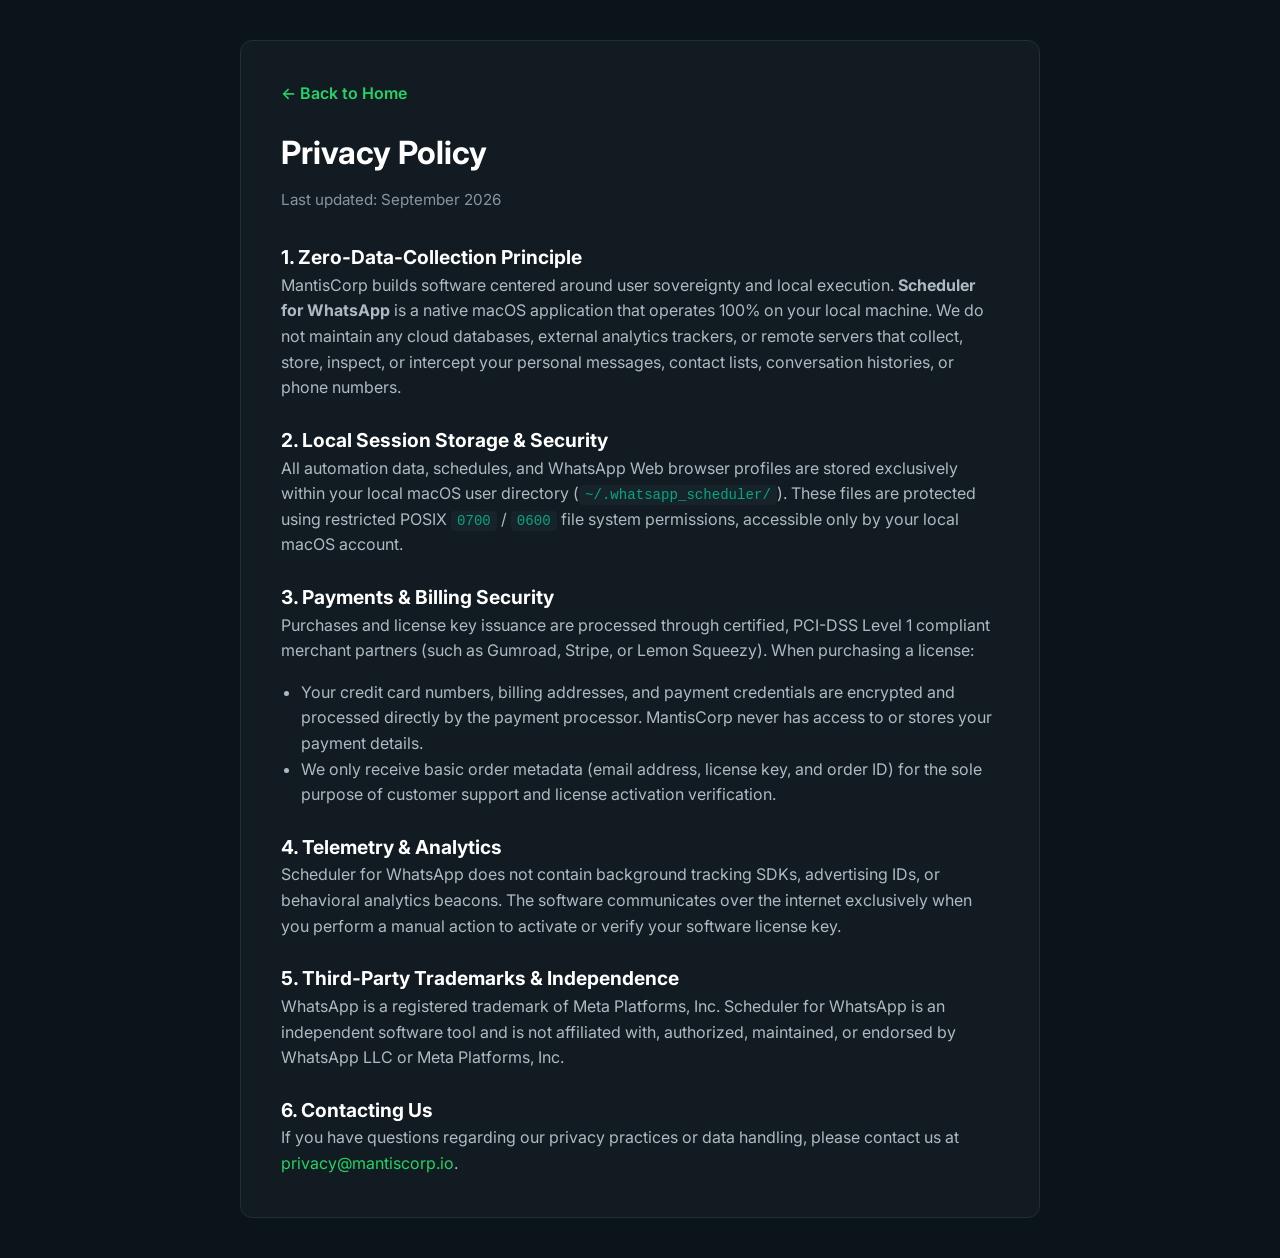
<file: privacy.html>
<!DOCTYPE html>
<html lang="en">
<head>
    <meta charset="UTF-8">
    <meta name="viewport" content="width=device-width, initial-scale=1.0">
    <title>Privacy Policy – Scheduler for WhatsApp</title>
    <link rel="stylesheet" href="style.css">
    <link rel="preconnect" href="https://fonts.googleapis.com">
    <link rel="preconnect" href="https://fonts.gstatic.com" crossorigin>
    <link href="https://fonts.googleapis.com/css2?family=Inter:wght@400;500;600;700&display=swap" rel="stylesheet">
</head>
<body style="padding: 40px 20px; background: var(--bg-main, #0b1317); color: var(--text-primary, #e9edef); font-family: 'Inter', -apple-system, sans-serif;">
    <div style="max-width: 800px; margin: 0 auto; background: var(--bg-surface, #111b21); padding: 40px; border-radius: 12px; border: 1px solid var(--border, rgba(255, 255, 255, 0.1)); line-height: 1.6;">
        <a href="index.html" style="color: #25d366; font-weight: 600; text-decoration: none; display: inline-flex; align-items: center; gap: 6px;">← Back to Home</a>
        <h1 style="margin: 20px 0 10px; font-size: 2rem; color: #fff;">Privacy Policy</h1>
        <p style="color: #8696a0; margin-bottom: 30px; font-size: 0.95rem;">Last updated: September 2026</p>

        <h3 style="color: #fff; margin-top: 24px; font-size: 1.2rem;">1. Zero-Data-Collection Principle</h3>
        <p style="color: #aebac1; margin-bottom: 16px;">
            MantisCorp builds software centered around user sovereignty and local execution. <strong>Scheduler for WhatsApp</strong> is a native macOS application that operates 100% on your local machine. We do not maintain any cloud databases, external analytics trackers, or remote servers that collect, store, inspect, or intercept your personal messages, contact lists, conversation histories, or phone numbers.
        </p>

        <h3 style="color: #fff; margin-top: 24px; font-size: 1.2rem;">2. Local Session Storage & Security</h3>
        <p style="color: #aebac1; margin-bottom: 16px;">
            All automation data, schedules, and WhatsApp Web browser profiles are stored exclusively within your local macOS user directory (<code>~/.whatsapp_scheduler/</code>). These files are protected using restricted POSIX <code>0700</code> / <code>0600</code> file system permissions, accessible only by your local macOS account.
        </p>

        <h3 style="color: #fff; margin-top: 24px; font-size: 1.2rem;">3. Payments & Billing Security</h3>
        <p style="color: #aebac1; margin-bottom: 16px;">
            Purchases and license key issuance are processed through certified, PCI-DSS Level 1 compliant merchant partners (such as Gumroad, Stripe, or Lemon Squeezy). When purchasing a license:
        </p>
        <ul style="color: #aebac1; margin-left: 20px; margin-bottom: 16px;">
            <li>Your credit card numbers, billing addresses, and payment credentials are encrypted and processed directly by the payment processor. MantisCorp never has access to or stores your payment details.</li>
            <li>We only receive basic order metadata (email address, license key, and order ID) for the sole purpose of customer support and license activation verification.</li>
        </ul>

        <h3 style="color: #fff; margin-top: 24px; font-size: 1.2rem;">4. Telemetry & Analytics</h3>
        <p style="color: #aebac1; margin-bottom: 16px;">
            Scheduler for WhatsApp does not contain background tracking SDKs, advertising IDs, or behavioral analytics beacons. The software communicates over the internet exclusively when you perform a manual action to activate or verify your software license key.
        </p>

        <h3 style="color: #fff; margin-top: 24px; font-size: 1.2rem;">5. Third-Party Trademarks & Independence</h3>
        <p style="color: #aebac1; margin-bottom: 16px;">
            WhatsApp is a registered trademark of Meta Platforms, Inc. Scheduler for WhatsApp is an independent software tool and is not affiliated with, authorized, maintained, or endorsed by WhatsApp LLC or Meta Platforms, Inc.
        </p>

        <h3 style="color: #fff; margin-top: 24px; font-size: 1.2rem;">6. Contacting Us</h3>
        <p style="color: #aebac1;">
            If you have questions regarding our privacy practices or data handling, please contact us at <a href="mailto:privacy@mantiscorp.io" style="color: #25d366; text-decoration: none;">privacy@mantiscorp.io</a>.
        </p>
    </div>
</body>
</html>
</file>
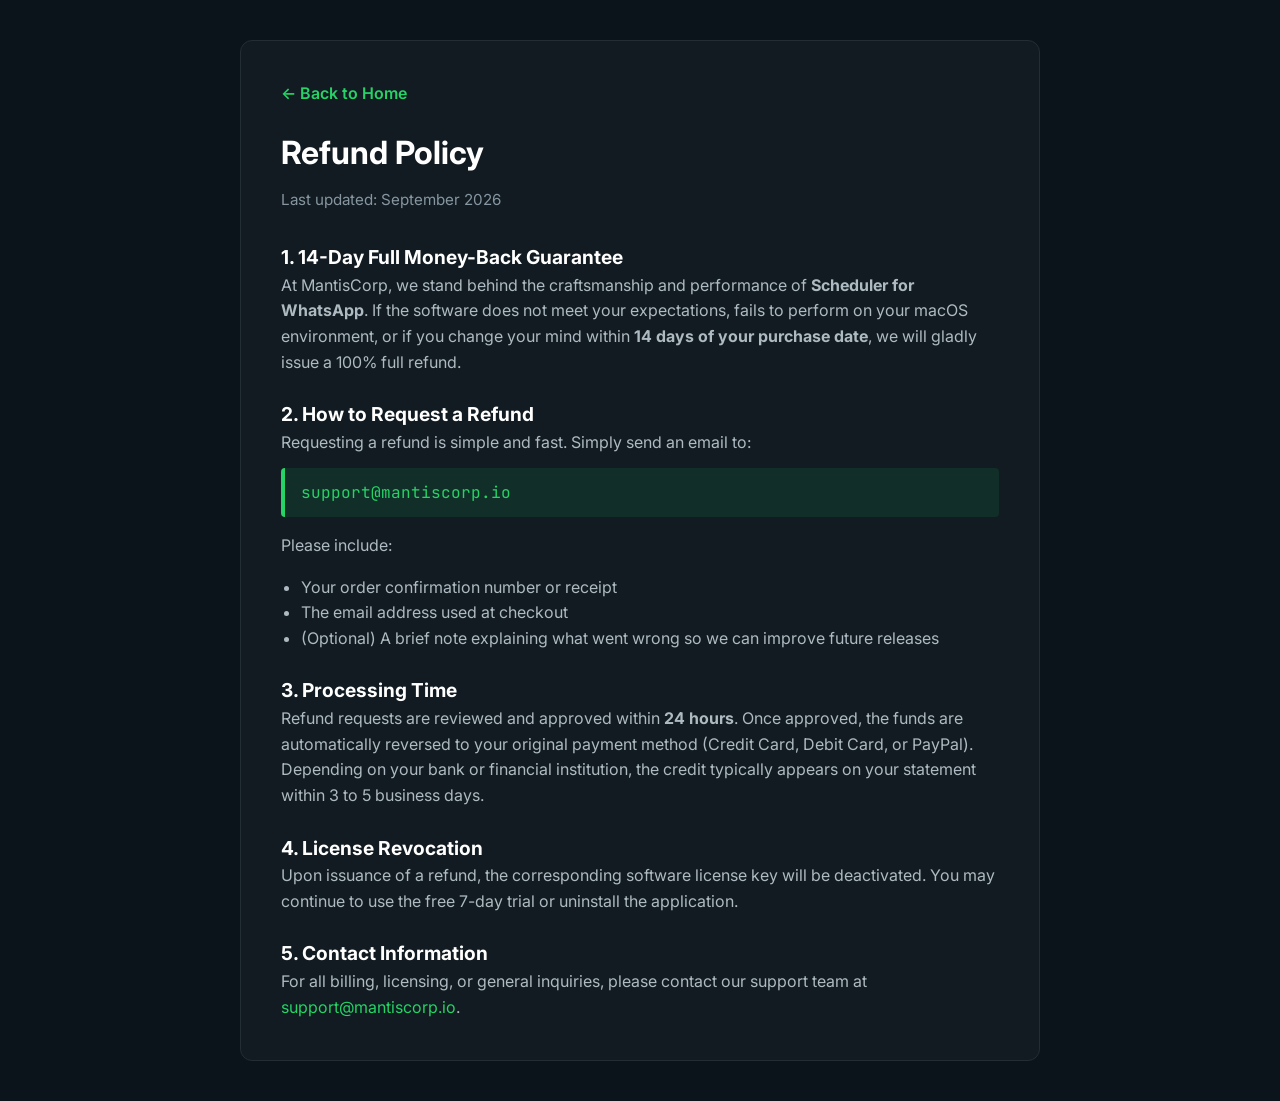
<file: refunds.html>
<!DOCTYPE html>
<html lang="en">
<head>
    <meta charset="UTF-8">
    <meta name="viewport" content="width=device-width, initial-scale=1.0">
    <title>Refund Policy – Scheduler for WhatsApp</title>
    <link rel="stylesheet" href="style.css">
    <link rel="preconnect" href="https://fonts.googleapis.com">
    <link rel="preconnect" href="https://fonts.gstatic.com" crossorigin>
    <link href="https://fonts.googleapis.com/css2?family=Inter:wght@400;500;600;700&family=JetBrains+Mono:wght@400;500;600&display=swap" rel="stylesheet">
</head>
<body style="padding: 40px 20px; background: var(--bg-main, #0b1317); color: var(--text-primary, #e9edef); font-family: 'Inter', -apple-system, sans-serif;">
    <div style="max-width: 800px; margin: 0 auto; background: var(--bg-surface, #111b21); padding: 40px; border-radius: 12px; border: 1px solid var(--border, rgba(255, 255, 255, 0.1)); line-height: 1.6;">
        <a href="index.html" style="color: #25d366; font-weight: 600; text-decoration: none; display: inline-flex; align-items: center; gap: 6px;">← Back to Home</a>
        <h1 style="margin: 20px 0 10px; font-size: 2rem; color: #fff;">Refund Policy</h1>
        <p style="color: #8696a0; margin-bottom: 30px; font-size: 0.95rem;">Last updated: September 2026</p>

        <h3 style="color: #fff; margin-top: 24px; font-size: 1.2rem;">1. 14-Day Full Money-Back Guarantee</h3>
        <p style="color: #aebac1; margin-bottom: 16px;">
            At MantisCorp, we stand behind the craftsmanship and performance of <strong>Scheduler for WhatsApp</strong>. If the software does not meet your expectations, fails to perform on your macOS environment, or if you change your mind within <strong>14 days of your purchase date</strong>, we will gladly issue a 100% full refund.
        </p>

        <h3 style="color: #fff; margin-top: 24px; font-size: 1.2rem;">2. How to Request a Refund</h3>
        <p style="color: #aebac1; margin-bottom: 12px;">
            Requesting a refund is simple and fast. Simply send an email to:
        </p>
        <p style="background: rgba(37, 211, 102, 0.1); border-left: 4px solid #25d366; padding: 12px 16px; border-radius: 4px; font-family: 'JetBrains Mono', monospace; color: #25d366; margin-bottom: 16px;">
            support@mantiscorp.io
        </p>
        <p style="color: #aebac1; margin-bottom: 16px;">
            Please include:
        </p>
        <ul style="color: #aebac1; margin-left: 20px; margin-bottom: 16px;">
            <li>Your order confirmation number or receipt</li>
            <li>The email address used at checkout</li>
            <li>(Optional) A brief note explaining what went wrong so we can improve future releases</li>
        </ul>

        <h3 style="color: #fff; margin-top: 24px; font-size: 1.2rem;">3. Processing Time</h3>
        <p style="color: #aebac1; margin-bottom: 16px;">
            Refund requests are reviewed and approved within <strong>24 hours</strong>. Once approved, the funds are automatically reversed to your original payment method (Credit Card, Debit Card, or PayPal). Depending on your bank or financial institution, the credit typically appears on your statement within 3 to 5 business days.
        </p>

        <h3 style="color: #fff; margin-top: 24px; font-size: 1.2rem;">4. License Revocation</h3>
        <p style="color: #aebac1; margin-bottom: 16px;">
            Upon issuance of a refund, the corresponding software license key will be deactivated. You may continue to use the free 7-day trial or uninstall the application.
        </p>

        <h3 style="color: #fff; margin-top: 24px; font-size: 1.2rem;">5. Contact Information</h3>
        <p style="color: #aebac1;">
            For all billing, licensing, or general inquiries, please contact our support team at <a href="mailto:support@mantiscorp.io" style="color: #25d366; text-decoration: none;">support@mantiscorp.io</a>.
        </p>
    </div>
</body>
</html>
</file>
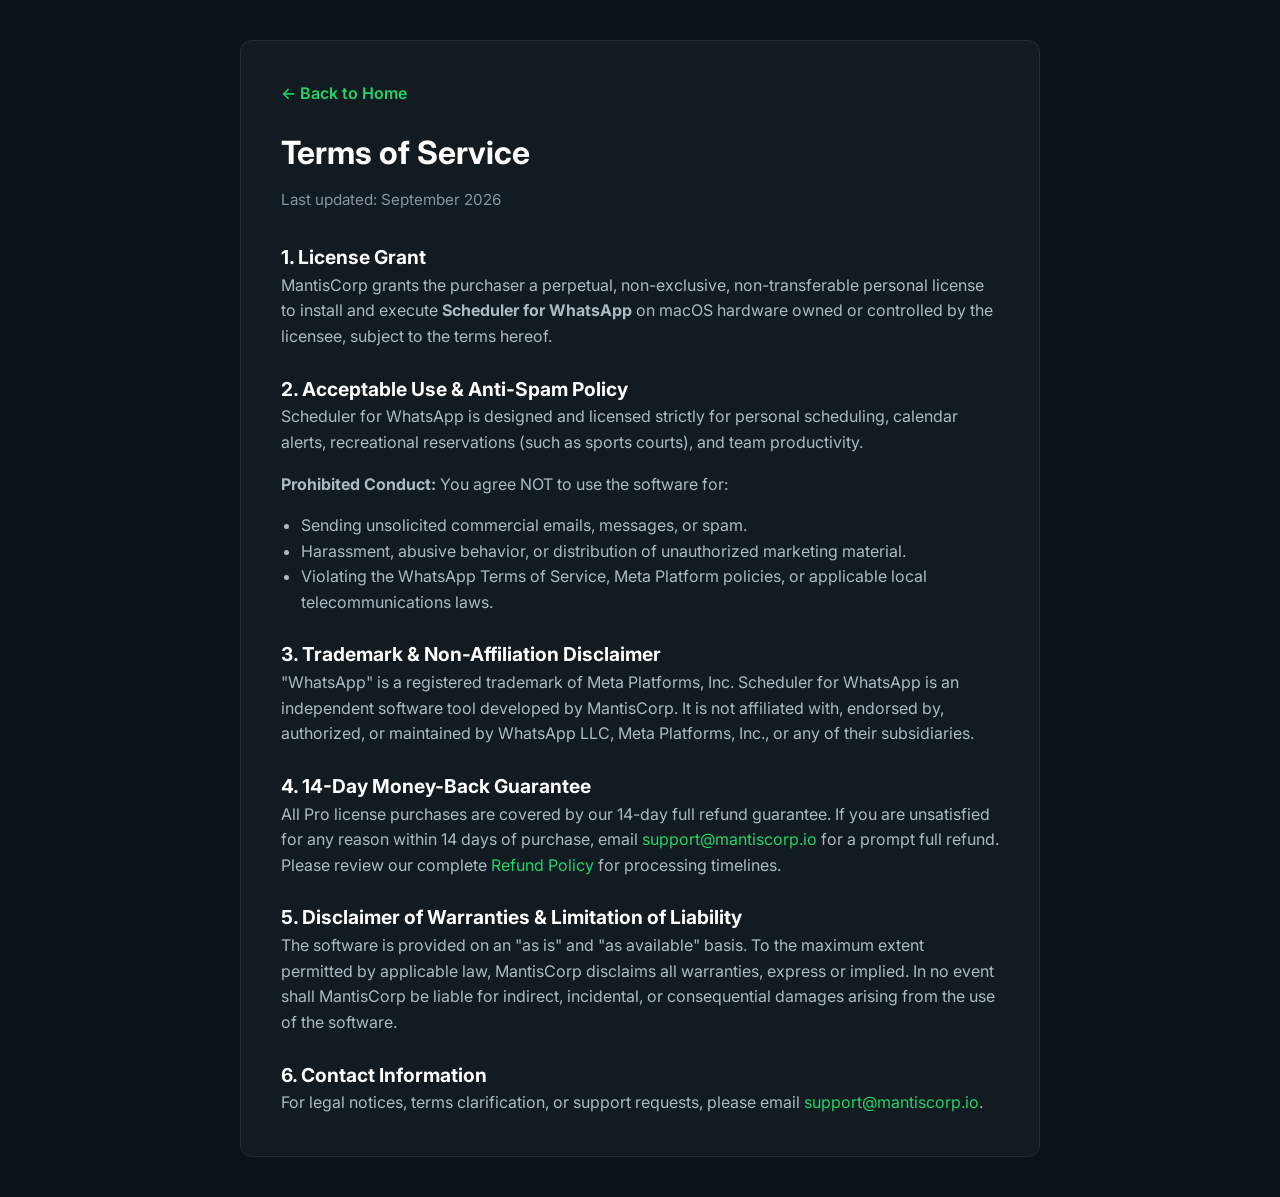
<file: terms.html>
<!DOCTYPE html>
<html lang="en">
<head>
    <meta charset="UTF-8">
    <meta name="viewport" content="width=device-width, initial-scale=1.0">
    <title>Terms of Service – Scheduler for WhatsApp</title>
    <link rel="stylesheet" href="style.css">
    <link rel="preconnect" href="https://fonts.googleapis.com">
    <link rel="preconnect" href="https://fonts.gstatic.com" crossorigin>
    <link href="https://fonts.googleapis.com/css2?family=Inter:wght@400;500;600;700&display=swap" rel="stylesheet">
</head>
<body style="padding: 40px 20px; background: var(--bg-main, #0b1317); color: var(--text-primary, #e9edef); font-family: 'Inter', -apple-system, sans-serif;">
    <div style="max-width: 800px; margin: 0 auto; background: var(--bg-surface, #111b21); padding: 40px; border-radius: 12px; border: 1px solid var(--border, rgba(255, 255, 255, 0.1)); line-height: 1.6;">
        <a href="index.html" style="color: #25d366; font-weight: 600; text-decoration: none; display: inline-flex; align-items: center; gap: 6px;">← Back to Home</a>
        <h1 style="margin: 20px 0 10px; font-size: 2rem; color: #fff;">Terms of Service</h1>
        <p style="color: #8696a0; margin-bottom: 30px; font-size: 0.95rem;">Last updated: September 2026</p>

        <h3 style="color: #fff; margin-top: 24px; font-size: 1.2rem;">1. License Grant</h3>
        <p style="color: #aebac1; margin-bottom: 16px;">
            MantisCorp grants the purchaser a perpetual, non-exclusive, non-transferable personal license to install and execute <strong>Scheduler for WhatsApp</strong> on macOS hardware owned or controlled by the licensee, subject to the terms hereof.
        </p>

        <h3 style="color: #fff; margin-top: 24px; font-size: 1.2rem;">2. Acceptable Use & Anti-Spam Policy</h3>
        <p style="color: #aebac1; margin-bottom: 16px;">
            Scheduler for WhatsApp is designed and licensed strictly for personal scheduling, calendar alerts, recreational reservations (such as sports courts), and team productivity. 
        </p>
        <p style="color: #aebac1; margin-bottom: 16px;">
            <strong>Prohibited Conduct:</strong> You agree NOT to use the software for:
        </p>
        <ul style="color: #aebac1; margin-left: 20px; margin-bottom: 16px;">
            <li>Sending unsolicited commercial emails, messages, or spam.</li>
            <li>Harassment, abusive behavior, or distribution of unauthorized marketing material.</li>
            <li>Violating the WhatsApp Terms of Service, Meta Platform policies, or applicable local telecommunications laws.</li>
        </ul>

        <h3 style="color: #fff; margin-top: 24px; font-size: 1.2rem;">3. Trademark & Non-Affiliation Disclaimer</h3>
        <p style="color: #aebac1; margin-bottom: 16px;">
            "WhatsApp" is a registered trademark of Meta Platforms, Inc. Scheduler for WhatsApp is an independent software tool developed by MantisCorp. It is not affiliated with, endorsed by, authorized, or maintained by WhatsApp LLC, Meta Platforms, Inc., or any of their subsidiaries.
        </p>

        <h3 style="color: #fff; margin-top: 24px; font-size: 1.2rem;">4. 14-Day Money-Back Guarantee</h3>
        <p style="color: #aebac1; margin-bottom: 16px;">
            All Pro license purchases are covered by our 14-day full refund guarantee. If you are unsatisfied for any reason within 14 days of purchase, email <a href="mailto:support@mantiscorp.io" style="color: #25d366; text-decoration: none;">support@mantiscorp.io</a> for a prompt full refund. Please review our complete <a href="refunds.html" style="color: #25d366; text-decoration: none;">Refund Policy</a> for processing timelines.
        </p>

        <h3 style="color: #fff; margin-top: 24px; font-size: 1.2rem;">5. Disclaimer of Warranties & Limitation of Liability</h3>
        <p style="color: #aebac1; margin-bottom: 16px;">
            The software is provided on an "as is" and "as available" basis. To the maximum extent permitted by applicable law, MantisCorp disclaims all warranties, express or implied. In no event shall MantisCorp be liable for indirect, incidental, or consequential damages arising from the use of the software.
        </p>

        <h3 style="color: #fff; margin-top: 24px; font-size: 1.2rem;">6. Contact Information</h3>
        <p style="color: #aebac1;">
            For legal notices, terms clarification, or support requests, please email <a href="mailto:support@mantiscorp.io" style="color: #25d366; text-decoration: none;">support@mantiscorp.io</a>.
        </p>
    </div>
</body>
</html>
</file>
<file: style.css>
:root {
    --bg-main: #0b141a;
    --bg-surface: #111b21;
    --bg-card: #1f2c34;
    --bg-card-hover: #263843;
    --primary: #00a884;
    --primary-hover: #02906f;
    --text-primary: #e9edef;
    --text-secondary: #8696a0;
    --border: #222d34;
    --accent: #25d366;
    --radius: 12px;
}

* {
    margin: 0;
    padding: 0;
    box-sizing: border-box;
}

body {
    background-color: var(--bg-main);
    color: var(--text-primary);
    font-family: 'Plus Jakarta Sans', -apple-system, BlinkMacSystemFont, sans-serif;
    line-height: 1.6;
    -webkit-font-smoothing: antialiased;
}

a {
    color: inherit;
    text-decoration: none;
}

.section-container, .nav-container, .hero-container, .footer-container {
    max-width: 1140px;
    margin: 0 auto;
    padding: 0 24px;
}

/* Navbar */
.navbar {
    background: rgba(17, 27, 33, 0.85);
    backdrop-filter: blur(12px);
    border-bottom: 1px solid var(--border);
    position: sticky;
    top: 0;
    z-index: 100;
}

.nav-container {
    display: flex;
    justify-content: space-between;
    align-items: center;
    height: 70px;
}

.logo {
    display: flex;
    align-items: center;
    gap: 10px;
    font-size: 1.25rem;
    font-weight: 700;
}

.logo-text span {
    color: var(--primary);
    font-weight: 500;
}

.nav-links {
    display: flex;
    align-items: center;
    gap: 28px;
    font-size: 0.95rem;
    color: var(--text-secondary);
}

.nav-links a:hover {
    color: var(--text-primary);
}

/* Buttons */
.btn {
    display: inline-flex;
    align-items: center;
    justify-content: center;
    font-weight: 600;
    border-radius: var(--radius);
    transition: all 0.2s ease;
    cursor: pointer;
}

.btn-sm {
    padding: 8px 16px;
    font-size: 0.88rem;
}

.btn-lg {
    padding: 14px 28px;
    font-size: 1.05rem;
}

.btn-block {
    width: 100%;
    padding: 16px;
    font-size: 1.05rem;
}

.btn-primary {
    background: var(--primary);
    color: #ffffff;
    border: none;
}

.btn-primary:hover {
    background: var(--primary-hover);
    transform: translateY(-1px);
    box-shadow: 0 4px 16px rgba(0, 168, 132, 0.3);
}

.btn-secondary {
    background: var(--bg-card);
    color: var(--text-primary);
    border: 1px solid var(--border);
}

.btn-secondary:hover {
    background: var(--bg-card-hover);
}

/* Hero */
.hero {
    padding: 100px 0 80px;
    text-align: center;
    background: radial-gradient(circle at 50% 20%, rgba(0, 168, 132, 0.12) 0%, transparent 60%);
}

.badge {
    display: inline-block;
    padding: 6px 14px;
    background: rgba(0, 168, 132, 0.15);
    color: var(--primary);
    border: 1px solid rgba(0, 168, 132, 0.3);
    border-radius: 50px;
    font-size: 0.85rem;
    font-weight: 600;
    margin-bottom: 24px;
}

.hero-title {
    font-size: 3.2rem;
    font-weight: 800;
    line-height: 1.15;
    margin-bottom: 20px;
    max-width: 850px;
    margin-left: auto;
    margin-right: auto;
    letter-spacing: -0.02em;
}

.hero-subtitle {
    font-size: 1.2rem;
    color: var(--text-secondary);
    max-width: 680px;
    margin: 0 auto 36px;
}

.hero-cta {
    display: flex;
    gap: 16px;
    justify-content: center;
    margin-bottom: 28px;
}

.hero-guarantee {
    font-size: 0.88rem;
    color: var(--text-secondary);
}

/* Sections */
section {
    padding: 90px 0;
    border-top: 1px solid var(--border);
}

.section-header {
    text-align: center;
    max-width: 650px;
    margin: 0 auto 56px;
}

.section-header h2 {
    font-size: 2.2rem;
    font-weight: 700;
    margin-bottom: 12px;
}

.section-header p {
    color: var(--text-secondary);
    font-size: 1.05rem;
}

/* Grids */
.grid-3 {
    display: grid;
    grid-template-columns: repeat(auto-fit, minmax(320px, 1fr));
    gap: 24px;
}

.grid-2 {
    display: grid;
    grid-template-columns: repeat(auto-fit, minmax(420px, 1fr));
    gap: 24px;
}

.use-cases-section {
    padding: 90px 0;
    background: #0d151a;
    border-bottom: 1px solid var(--border);
}

.card-tag {
    display: inline-block;
    padding: 4px 10px;
    font-size: 0.75rem;
    font-weight: 700;
    text-transform: uppercase;
    letter-spacing: 0.05em;
    border-radius: 20px;
    background: rgba(0, 168, 132, 0.12);
    color: var(--primary);
    border: 1px solid rgba(0, 168, 132, 0.3);
    margin-bottom: 14px;
}

.card-tag.cyan {
    background: rgba(83, 189, 235, 0.12);
    color: #53bdeb;
    border-color: rgba(83, 189, 235, 0.3);
}

.card-tag.amber {
    background: rgba(241, 179, 66, 0.12);
    color: #f1b342;
    border-color: rgba(241, 179, 66, 0.3);
}

.card {
    background: var(--bg-surface);
    border: 1px solid var(--border);
    border-radius: var(--radius);
    padding: 32px;
    transition: all 0.2s ease;
}

.card:hover {
    border-color: rgba(0, 168, 132, 0.4);
    transform: translateY(-2px);
}

.card-icon {
    font-size: 2rem;
    margin-bottom: 16px;
}

.card h3 {
    font-size: 1.25rem;
    margin-bottom: 10px;
}

.card p {
    color: var(--text-secondary);
    font-size: 0.95rem;
}

code {
    font-family: 'JetBrains Mono', monospace;
    background: #182229;
    padding: 2px 6px;
    border-radius: 4px;
    color: var(--primary);
    font-size: 0.88em;
}

/* Steps */
.steps-grid {
    display: grid;
    grid-template-columns: repeat(3, 1fr);
    gap: 24px;
}

.step-card {
    background: var(--bg-surface);
    border: 1px solid var(--border);
    border-radius: var(--radius);
    padding: 32px;
    text-align: center;
}

.step-number {
    width: 44px;
    height: 44px;
    line-height: 44px;
    border-radius: 50%;
    background: var(--primary);
    color: white;
    font-weight: 700;
    margin: 0 auto 18px;
}

/* Pricing */
.pricing-section {
    background: radial-gradient(circle at 50% 50%, rgba(0, 168, 132, 0.08) 0%, transparent 60%);
}

.pricing-card {
    max-width: 480px;
    margin: 0 auto;
    background: var(--bg-surface);
    border: 2px solid var(--primary);
    border-radius: 16px;
    padding: 40px 36px;
    text-align: center;
    position: relative;
    box-shadow: 0 12px 36px rgba(0, 0, 0, 0.4);
}

.pricing-badge {
    position: absolute;
    top: -14px;
    left: 50%;
    transform: translateX(-50%);
    background: var(--primary);
    color: white;
    font-size: 0.75rem;
    font-weight: 800;
    letter-spacing: 0.08em;
    padding: 4px 14px;
    border-radius: 20px;
}

.pricing-plan {
    font-size: 1.5rem;
    font-weight: 700;
    margin-bottom: 12px;
}

.price {
    display: flex;
    justify-content: center;
    align-items: baseline;
    gap: 4px;
    margin-bottom: 12px;
}

.price .currency {
    font-size: 1.8rem;
    font-weight: 700;
    color: var(--primary);
}

.price .amount {
    font-size: 3.6rem;
    font-weight: 800;
    line-height: 1;
}

.price .period {
    color: var(--text-secondary);
    font-size: 1rem;
}

.pricing-desc {
    color: var(--text-secondary);
    font-size: 0.95rem;
    margin-bottom: 24px;
}

.pricing-features {
    list-style: none;
    text-align: left;
    margin-bottom: 32px;
    display: flex;
    flex-direction: column;
    gap: 12px;
    font-size: 0.95rem;
}

.pricing-footer {
    font-size: 0.8rem;
    color: var(--text-secondary);
    margin-top: 14px;
}

.trial-divider {
    position: relative;
    text-align: center;
    margin: 22px 0 16px;
}

.trial-divider::before {
    content: '';
    position: absolute;
    top: 50%;
    left: 0;
    right: 0;
    height: 1px;
    background: var(--border);
}

.trial-divider span {
    position: relative;
    background: var(--bg-surface);
    padding: 0 12px;
    color: var(--text-muted);
    font-size: 0.8rem;
    text-transform: uppercase;
    letter-spacing: 0.06em;
    font-weight: 600;
}

/* FAQ */
.faq-list {
    max-width: 760px;
    margin: 0 auto;
    display: flex;
    flex-direction: column;
    gap: 16px;
}

.faq-item {
    background: var(--bg-surface);
    border: 1px solid var(--border);
    border-radius: var(--radius);
    padding: 24px;
}

.faq-item h4 {
    font-size: 1.1rem;
    margin-bottom: 8px;
}

.faq-item p {
    color: var(--text-secondary);
    font-size: 0.95rem;
}

/* Footer */
.footer {
    background: #080f13;
    padding: 60px 0 30px;
    border-top: 1px solid var(--border);
}

.footer-top {
    display: flex;
    justify-content: space-between;
    align-items: flex-start;
    margin-bottom: 40px;
}

.footer-brand p {
    color: var(--text-secondary);
    font-size: 0.88rem;
    margin-top: 6px;
}

.footer-links {
    display: flex;
    gap: 24px;
    font-size: 0.9rem;
    color: var(--text-secondary);
}

.footer-links a:hover {
    color: var(--text-primary);
}

.footer-bottom {
    border-top: 1px solid rgba(255, 255, 255, 0.06);
    padding-top: 24px;
    text-align: center;
    font-size: 0.8rem;
    color: var(--text-secondary);
}


/* Hero App Preview Mockup */
.hero-preview {
    margin-top: 52px;
    position: relative;
    padding: 0 10px;
}

.hero-preview::before {
    content: '';
    position: absolute;
    top: 15%;
    left: 50%;
    transform: translateX(-50%);
    width: 85%;
    height: 70%;
    background: radial-gradient(circle, rgba(0, 168, 132, 0.28) 0%, rgba(37, 211, 102, 0.08) 50%, transparent 70%);
    filter: blur(60px);
    z-index: 0;
    pointer-events: none;
}

.mac-window {
    position: relative;
    z-index: 1;
    max-width: 960px;
    margin: 0 auto;
    background: #0f1c24;
    border-radius: 16px;
    border: 1px solid rgba(255, 255, 255, 0.12);
    box-shadow: 0 25px 65px -10px rgba(0, 0, 0, 0.8), 0 0 35px rgba(0, 168, 132, 0.15);
    overflow: hidden;
    transition: transform 0.3s ease, box-shadow 0.3s ease;
}

.mac-window:hover {
    box-shadow: 0 30px 75px -10px rgba(0, 0, 0, 0.85), 0 0 45px rgba(0, 168, 132, 0.22);
}

.mac-window-header {
    display: flex;
    align-items: center;
    justify-content: space-between;
    height: 42px;
    padding: 0 18px;
    background: #14222b;
    border-bottom: 1px solid rgba(255, 255, 255, 0.08);
}

.mac-window-dots {
    display: flex;
    gap: 8px;
    align-items: center;
}

.dot {
    width: 12px;
    height: 12px;
    border-radius: 50%;
    display: inline-block;
}

.dot-red { background: #ff5f56; border: 1px solid #e0443e; }
.dot-yellow { background: #ffbd2e; border: 1px solid #dea123; }
.dot-green { background: #27c93f; border: 1px solid #1aab29; }

.mac-window-title {
    font-size: 0.85rem;
    font-weight: 600;
    color: #8696a0;
    letter-spacing: 0.01em;
}

.mac-window-actions .window-badge {
    display: inline-block;
    font-size: 0.75rem;
    font-weight: 600;
    color: #00a884;
    background: rgba(0, 168, 132, 0.15);
    border: 1px solid rgba(0, 168, 132, 0.3);
    padding: 2px 10px;
    border-radius: 20px;
}

.mac-window-body {
    background: #0b141a;
    display: flex;
    justify-content: center;
    align-items: center;
    line-height: 0;
}

.window-screenshot {
    width: 100%;
    height: auto;
    display: block;
}

/* Screenshots Showcase Section */
.screenshots-section {
    background: #0d171d;
    position: relative;
    overflow: hidden;
}

.screen-tabs {
    display: grid;
    grid-template-columns: repeat(4, 1fr);
    gap: 14px;
    margin-bottom: 36px;
}

.screen-tab-btn {
    background: var(--bg-surface);
    border: 1px solid var(--border);
    border-radius: 12px;
    padding: 16px 14px;
    display: flex;
    align-items: center;
    gap: 12px;
    text-align: left;
    cursor: pointer;
    transition: all 0.25s ease;
    color: var(--text-secondary);
    outline: none;
}

.screen-tab-btn:hover {
    background: var(--bg-card);
    border-color: rgba(0, 168, 132, 0.4);
    color: var(--text-primary);
    transform: translateY(-2px);
}

.screen-tab-btn.active {
    background: linear-gradient(145deg, rgba(0, 168, 132, 0.15), rgba(17, 27, 33, 0.95));
    border-color: var(--primary);
    color: #ffffff;
    box-shadow: 0 4px 20px rgba(0, 168, 132, 0.2);
}

.tab-icon {
    font-size: 1.5rem;
    line-height: 1;
}

.tab-label strong {
    display: block;
    font-size: 0.95rem;
    font-weight: 700;
    color: #ffffff;
}

.tab-label small {
    display: block;
    font-size: 0.78rem;
    color: var(--text-secondary);
    margin-top: 2px;
}

.screen-tab-btn.active .tab-label small {
    color: #aebac1;
}

.screen-display-card {
    background: var(--bg-surface);
    border: 1px solid var(--border);
    border-radius: 18px;
    padding: 30px;
    display: grid;
    grid-template-columns: 1.35fr 1fr;
    gap: 32px;
    align-items: center;
    box-shadow: 0 20px 50px rgba(0, 0, 0, 0.5);
}

.screen-image-wrapper {
    border-radius: 14px;
    overflow: hidden;
    border: 1px solid rgba(255, 255, 255, 0.08);
    box-shadow: 0 12px 36px rgba(0, 0, 0, 0.6);
    background: #0b141a;
    line-height: 0;
}

.gallery-image {
    width: 100%;
    height: auto;
    display: block;
    transition: opacity 0.2s ease, transform 0.2s ease;
}

.screen-caption-box {
    position: relative;
    min-height: 280px;
    display: flex;
    align-items: center;
}

.screen-info {
    display: none;
    opacity: 1;
}

.screen-info.active {
    display: block;
    opacity: 1;
}
    to { opacity: 1; transform: translateY(0); }
}

.screen-info-badge {
    display: inline-block;
    font-size: 0.78rem;
    font-weight: 700;
    text-transform: uppercase;
    letter-spacing: 0.06em;
    color: var(--primary);
    background: rgba(0, 168, 132, 0.12);
    border: 1px solid rgba(0, 168, 132, 0.25);
    border-radius: 20px;
    padding: 4px 12px;
    margin-bottom: 12px;
}

.screen-info h3 {
    font-size: 1.85rem;
    font-weight: 800;
    margin-bottom: 14px;
    color: #ffffff;
    letter-spacing: -0.015em;
    line-height: 1.25;
}

.screen-info p {
    color: #d1d7db;
    font-size: 1.05rem;
    line-height: 1.7;
    margin-bottom: 26px;
}

.screen-info-badge {
    display: inline-block;
    font-size: 0.8rem;
    font-weight: 700;
    text-transform: uppercase;
    letter-spacing: 0.08em;
    color: #00a884;
    background: rgba(0, 168, 132, 0.16);
    border: 1px solid rgba(0, 168, 132, 0.35);
    border-radius: 20px;
    padding: 5px 14px;
    margin-bottom: 14px;
}

.screen-feature-chips {
    display: flex;
    flex-wrap: wrap;
    gap: 10px;
}

.chip {
    font-size: 0.88rem;
    font-weight: 600;
    padding: 8px 16px;
    border-radius: 8px;
    background: #202c33;
    color: #e9edef;
    border: 1px solid #32424b;
    display: inline-flex;
    align-items: center;
    gap: 6px;
}

.chip:hover {
    transform: translateY(-1px);
    border-color: #3b4a54;
    color: #ffffff;
}

.chip.green {
    background: rgba(0, 168, 132, 0.16);
    color: #00d29d;
    border-color: rgba(0, 168, 132, 0.4);
}

.chip.amber {
    background: rgba(241, 179, 66, 0.16);
    color: #f6c86a;
    border-color: rgba(241, 179, 66, 0.4);
}

@media (max-width: 960px) {
    .screen-tabs { grid-template-columns: repeat(2, 1fr); }
    .screen-display-card { grid-template-columns: 1fr; }
    .screen-caption-box { min-height: auto; }
}

@media (max-width: 600px) {
    .screen-tabs { grid-template-columns: 1fr; }
    .screen-display-card { padding: 18px; }
    .mac-window-header { height: 36px; padding: 0 12px; }
    .mac-window-title { font-size: 0.75rem; }
}

@media (max-width: 768px) {
    .hero-title { font-size: 2.2rem; }
    .hero-cta { flex-direction: column; }
    .steps-grid { grid-template-columns: 1fr; }
    .footer-top { flex-direction: column; gap: 24px; }
}
</file>
<file: docs/style.css>
:root {
    --bg-main: #0b141a;
    --bg-surface: #111b21;
    --bg-card: #1f2c34;
    --bg-card-hover: #263843;
    --primary: #00a884;
    --primary-hover: #02906f;
    --text-primary: #e9edef;
    --text-secondary: #8696a0;
    --border: #222d34;
    --accent: #25d366;
    --radius: 12px;
}

* {
    margin: 0;
    padding: 0;
    box-sizing: border-box;
}

body {
    background-color: var(--bg-main);
    color: var(--text-primary);
    font-family: 'Plus Jakarta Sans', -apple-system, BlinkMacSystemFont, sans-serif;
    line-height: 1.6;
    -webkit-font-smoothing: antialiased;
}

a {
    color: inherit;
    text-decoration: none;
}

.section-container, .nav-container, .hero-container, .footer-container {
    max-width: 1140px;
    margin: 0 auto;
    padding: 0 24px;
}

/* Navbar */
.navbar {
    background: rgba(17, 27, 33, 0.85);
    backdrop-filter: blur(12px);
    border-bottom: 1px solid var(--border);
    position: sticky;
    top: 0;
    z-index: 100;
}

.nav-container {
    display: flex;
    justify-content: space-between;
    align-items: center;
    height: 70px;
}

.logo {
    display: flex;
    align-items: center;
    gap: 10px;
    font-size: 1.25rem;
    font-weight: 700;
}

.logo-text span {
    color: var(--primary);
    font-weight: 500;
}

.nav-links {
    display: flex;
    align-items: center;
    gap: 28px;
    font-size: 0.95rem;
    color: var(--text-secondary);
}

.nav-links a:hover {
    color: var(--text-primary);
}

/* Buttons */
.btn {
    display: inline-flex;
    align-items: center;
    justify-content: center;
    font-weight: 600;
    border-radius: var(--radius);
    transition: all 0.2s ease;
    cursor: pointer;
}

.btn-sm {
    padding: 8px 16px;
    font-size: 0.88rem;
}

.btn-lg {
    padding: 14px 28px;
    font-size: 1.05rem;
}

.btn-block {
    width: 100%;
    padding: 16px;
    font-size: 1.05rem;
}

.btn-primary {
    background: var(--primary);
    color: #ffffff;
    border: none;
}

.btn-primary:hover {
    background: var(--primary-hover);
    transform: translateY(-1px);
    box-shadow: 0 4px 16px rgba(0, 168, 132, 0.3);
}

.btn-secondary {
    background: var(--bg-card);
    color: var(--text-primary);
    border: 1px solid var(--border);
}

.btn-secondary:hover {
    background: var(--bg-card-hover);
}

/* Hero */
.hero {
    padding: 100px 0 80px;
    text-align: center;
    background: radial-gradient(circle at 50% 20%, rgba(0, 168, 132, 0.12) 0%, transparent 60%);
}

.badge {
    display: inline-block;
    padding: 6px 14px;
    background: rgba(0, 168, 132, 0.15);
    color: var(--primary);
    border: 1px solid rgba(0, 168, 132, 0.3);
    border-radius: 50px;
    font-size: 0.85rem;
    font-weight: 600;
    margin-bottom: 24px;
}

.hero-title {
    font-size: 3.2rem;
    font-weight: 800;
    line-height: 1.15;
    margin-bottom: 20px;
    max-width: 850px;
    margin-left: auto;
    margin-right: auto;
    letter-spacing: -0.02em;
}

.hero-subtitle {
    font-size: 1.2rem;
    color: var(--text-secondary);
    max-width: 680px;
    margin: 0 auto 36px;
}

.hero-cta {
    display: flex;
    gap: 16px;
    justify-content: center;
    margin-bottom: 28px;
}

.hero-guarantee {
    font-size: 0.88rem;
    color: var(--text-secondary);
}

/* Sections */
section {
    padding: 90px 0;
    border-top: 1px solid var(--border);
}

.section-header {
    text-align: center;
    max-width: 650px;
    margin: 0 auto 56px;
}

.section-header h2 {
    font-size: 2.2rem;
    font-weight: 700;
    margin-bottom: 12px;
}

.section-header p {
    color: var(--text-secondary);
    font-size: 1.05rem;
}

/* Grids */
.grid-3 {
    display: grid;
    grid-template-columns: repeat(auto-fit, minmax(320px, 1fr));
    gap: 24px;
}

.grid-2 {
    display: grid;
    grid-template-columns: repeat(auto-fit, minmax(420px, 1fr));
    gap: 24px;
}

.use-cases-section {
    padding: 90px 0;
    background: #0d151a;
    border-bottom: 1px solid var(--border);
}

.card-tag {
    display: inline-block;
    padding: 4px 10px;
    font-size: 0.75rem;
    font-weight: 700;
    text-transform: uppercase;
    letter-spacing: 0.05em;
    border-radius: 20px;
    background: rgba(0, 168, 132, 0.12);
    color: var(--primary);
    border: 1px solid rgba(0, 168, 132, 0.3);
    margin-bottom: 14px;
}

.card-tag.cyan {
    background: rgba(83, 189, 235, 0.12);
    color: #53bdeb;
    border-color: rgba(83, 189, 235, 0.3);
}

.card-tag.amber {
    background: rgba(241, 179, 66, 0.12);
    color: #f1b342;
    border-color: rgba(241, 179, 66, 0.3);
}

.card {
    background: var(--bg-surface);
    border: 1px solid var(--border);
    border-radius: var(--radius);
    padding: 32px;
    transition: all 0.2s ease;
}

.card:hover {
    border-color: rgba(0, 168, 132, 0.4);
    transform: translateY(-2px);
}

.card-icon {
    font-size: 2rem;
    margin-bottom: 16px;
}

.card h3 {
    font-size: 1.25rem;
    margin-bottom: 10px;
}

.card p {
    color: var(--text-secondary);
    font-size: 0.95rem;
}

code {
    font-family: 'JetBrains Mono', monospace;
    background: #182229;
    padding: 2px 6px;
    border-radius: 4px;
    color: var(--primary);
    font-size: 0.88em;
}

/* Steps */
.steps-grid {
    display: grid;
    grid-template-columns: repeat(3, 1fr);
    gap: 24px;
}

.step-card {
    background: var(--bg-surface);
    border: 1px solid var(--border);
    border-radius: var(--radius);
    padding: 32px;
    text-align: center;
}

.step-number {
    width: 44px;
    height: 44px;
    line-height: 44px;
    border-radius: 50%;
    background: var(--primary);
    color: white;
    font-weight: 700;
    margin: 0 auto 18px;
}

/* Pricing */
.pricing-section {
    background: radial-gradient(circle at 50% 50%, rgba(0, 168, 132, 0.08) 0%, transparent 60%);
}

.pricing-card {
    max-width: 480px;
    margin: 0 auto;
    background: var(--bg-surface);
    border: 2px solid var(--primary);
    border-radius: 16px;
    padding: 40px 36px;
    text-align: center;
    position: relative;
    box-shadow: 0 12px 36px rgba(0, 0, 0, 0.4);
}

.pricing-badge {
    position: absolute;
    top: -14px;
    left: 50%;
    transform: translateX(-50%);
    background: var(--primary);
    color: white;
    font-size: 0.75rem;
    font-weight: 800;
    letter-spacing: 0.08em;
    padding: 4px 14px;
    border-radius: 20px;
}

.pricing-plan {
    font-size: 1.5rem;
    font-weight: 700;
    margin-bottom: 12px;
}

.price {
    display: flex;
    justify-content: center;
    align-items: baseline;
    gap: 4px;
    margin-bottom: 12px;
}

.price .currency {
    font-size: 1.8rem;
    font-weight: 700;
    color: var(--primary);
}

.price .amount {
    font-size: 3.6rem;
    font-weight: 800;
    line-height: 1;
}

.price .period {
    color: var(--text-secondary);
    font-size: 1rem;
}

.pricing-desc {
    color: var(--text-secondary);
    font-size: 0.95rem;
    margin-bottom: 24px;
}

.pricing-features {
    list-style: none;
    text-align: left;
    margin-bottom: 32px;
    display: flex;
    flex-direction: column;
    gap: 12px;
    font-size: 0.95rem;
}

.pricing-footer {
    font-size: 0.8rem;
    color: var(--text-secondary);
    margin-top: 14px;
}

.trial-divider {
    position: relative;
    text-align: center;
    margin: 22px 0 16px;
}

.trial-divider::before {
    content: '';
    position: absolute;
    top: 50%;
    left: 0;
    right: 0;
    height: 1px;
    background: var(--border);
}

.trial-divider span {
    position: relative;
    background: var(--bg-surface);
    padding: 0 12px;
    color: var(--text-muted);
    font-size: 0.8rem;
    text-transform: uppercase;
    letter-spacing: 0.06em;
    font-weight: 600;
}

/* FAQ */
.faq-list {
    max-width: 760px;
    margin: 0 auto;
    display: flex;
    flex-direction: column;
    gap: 16px;
}

.faq-item {
    background: var(--bg-surface);
    border: 1px solid var(--border);
    border-radius: var(--radius);
    padding: 24px;
}

.faq-item h4 {
    font-size: 1.1rem;
    margin-bottom: 8px;
}

.faq-item p {
    color: var(--text-secondary);
    font-size: 0.95rem;
}

/* Footer */
.footer {
    background: #080f13;
    padding: 60px 0 30px;
    border-top: 1px solid var(--border);
}

.footer-top {
    display: flex;
    justify-content: space-between;
    align-items: flex-start;
    margin-bottom: 40px;
}

.footer-brand p {
    color: var(--text-secondary);
    font-size: 0.88rem;
    margin-top: 6px;
}

.footer-links {
    display: flex;
    gap: 24px;
    font-size: 0.9rem;
    color: var(--text-secondary);
}

.footer-links a:hover {
    color: var(--text-primary);
}

.footer-bottom {
    border-top: 1px solid rgba(255, 255, 255, 0.06);
    padding-top: 24px;
    text-align: center;
    font-size: 0.8rem;
    color: var(--text-secondary);
}

@media (max-width: 768px) {
    .hero-title { font-size: 2.2rem; }
    .hero-cta { flex-direction: column; }
    .steps-grid { grid-template-columns: 1fr; }
    .footer-top { flex-direction: column; gap: 24px; }
}
</file>
